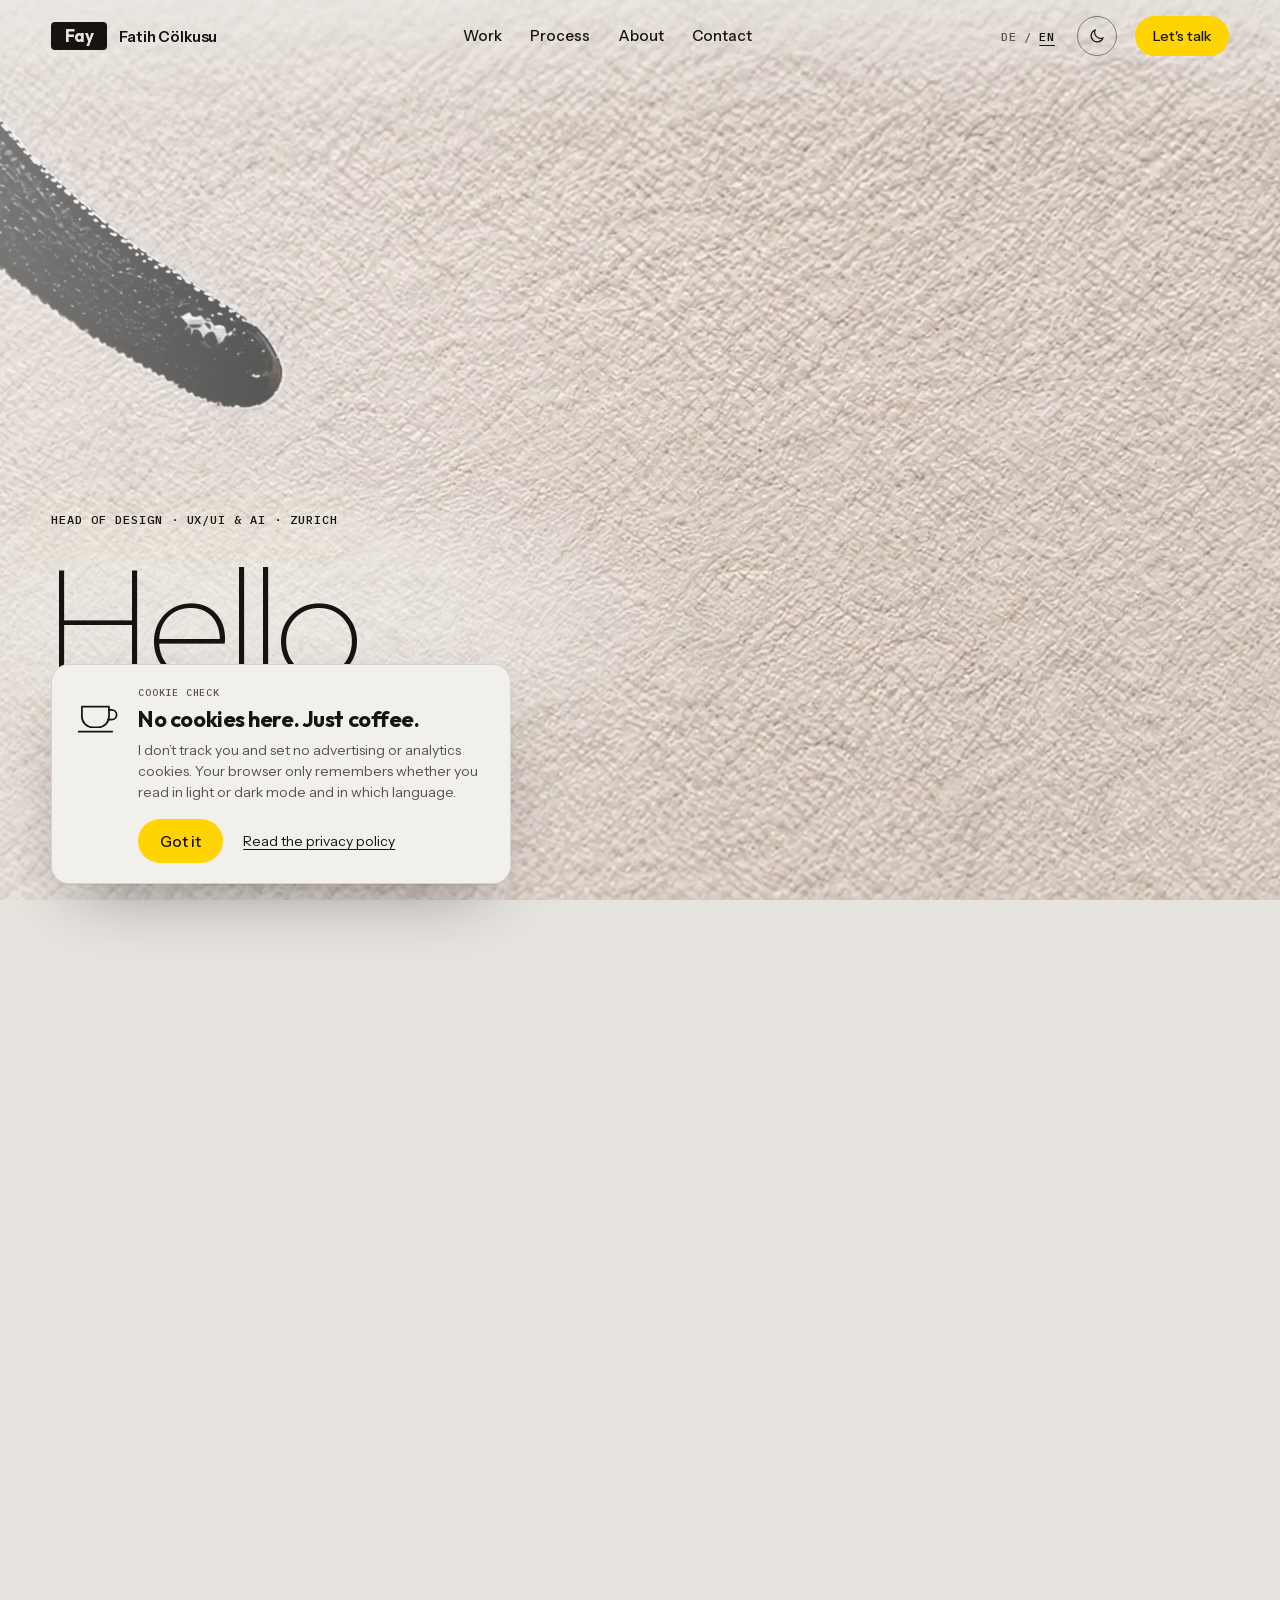
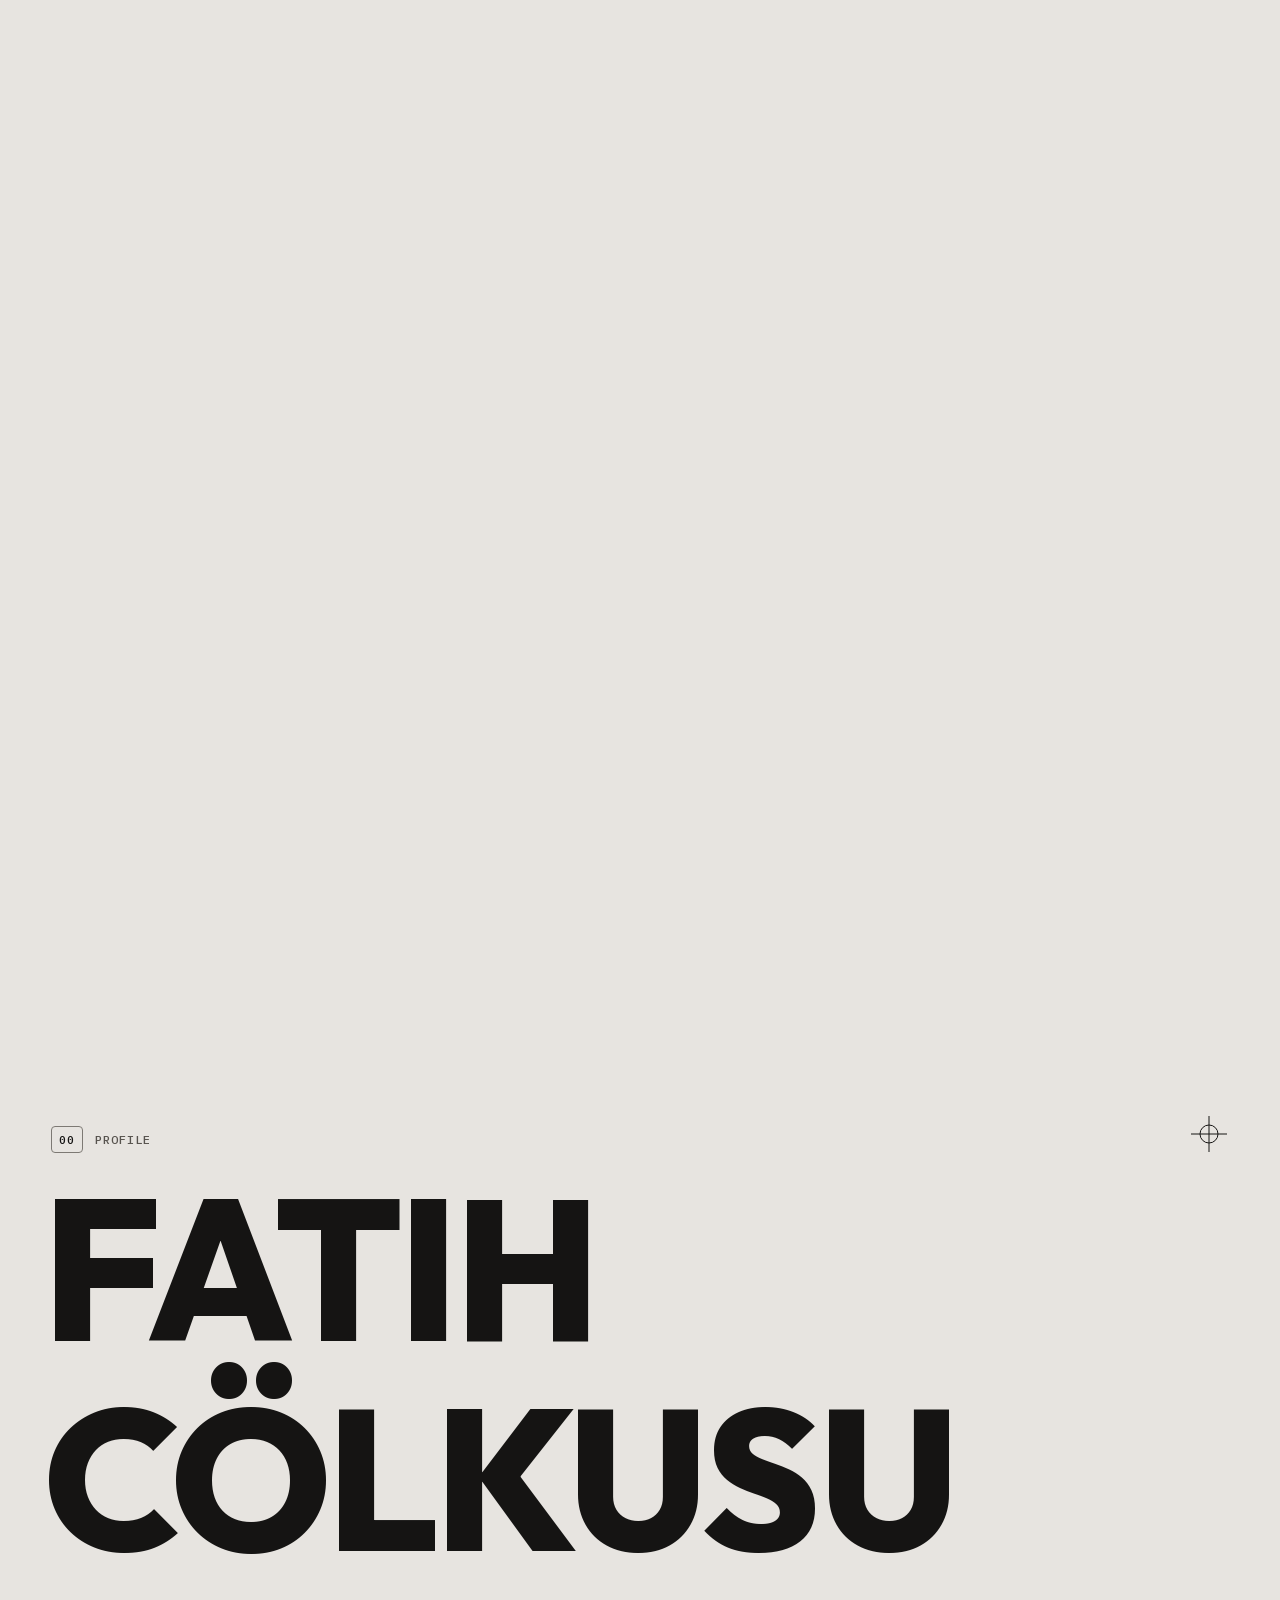
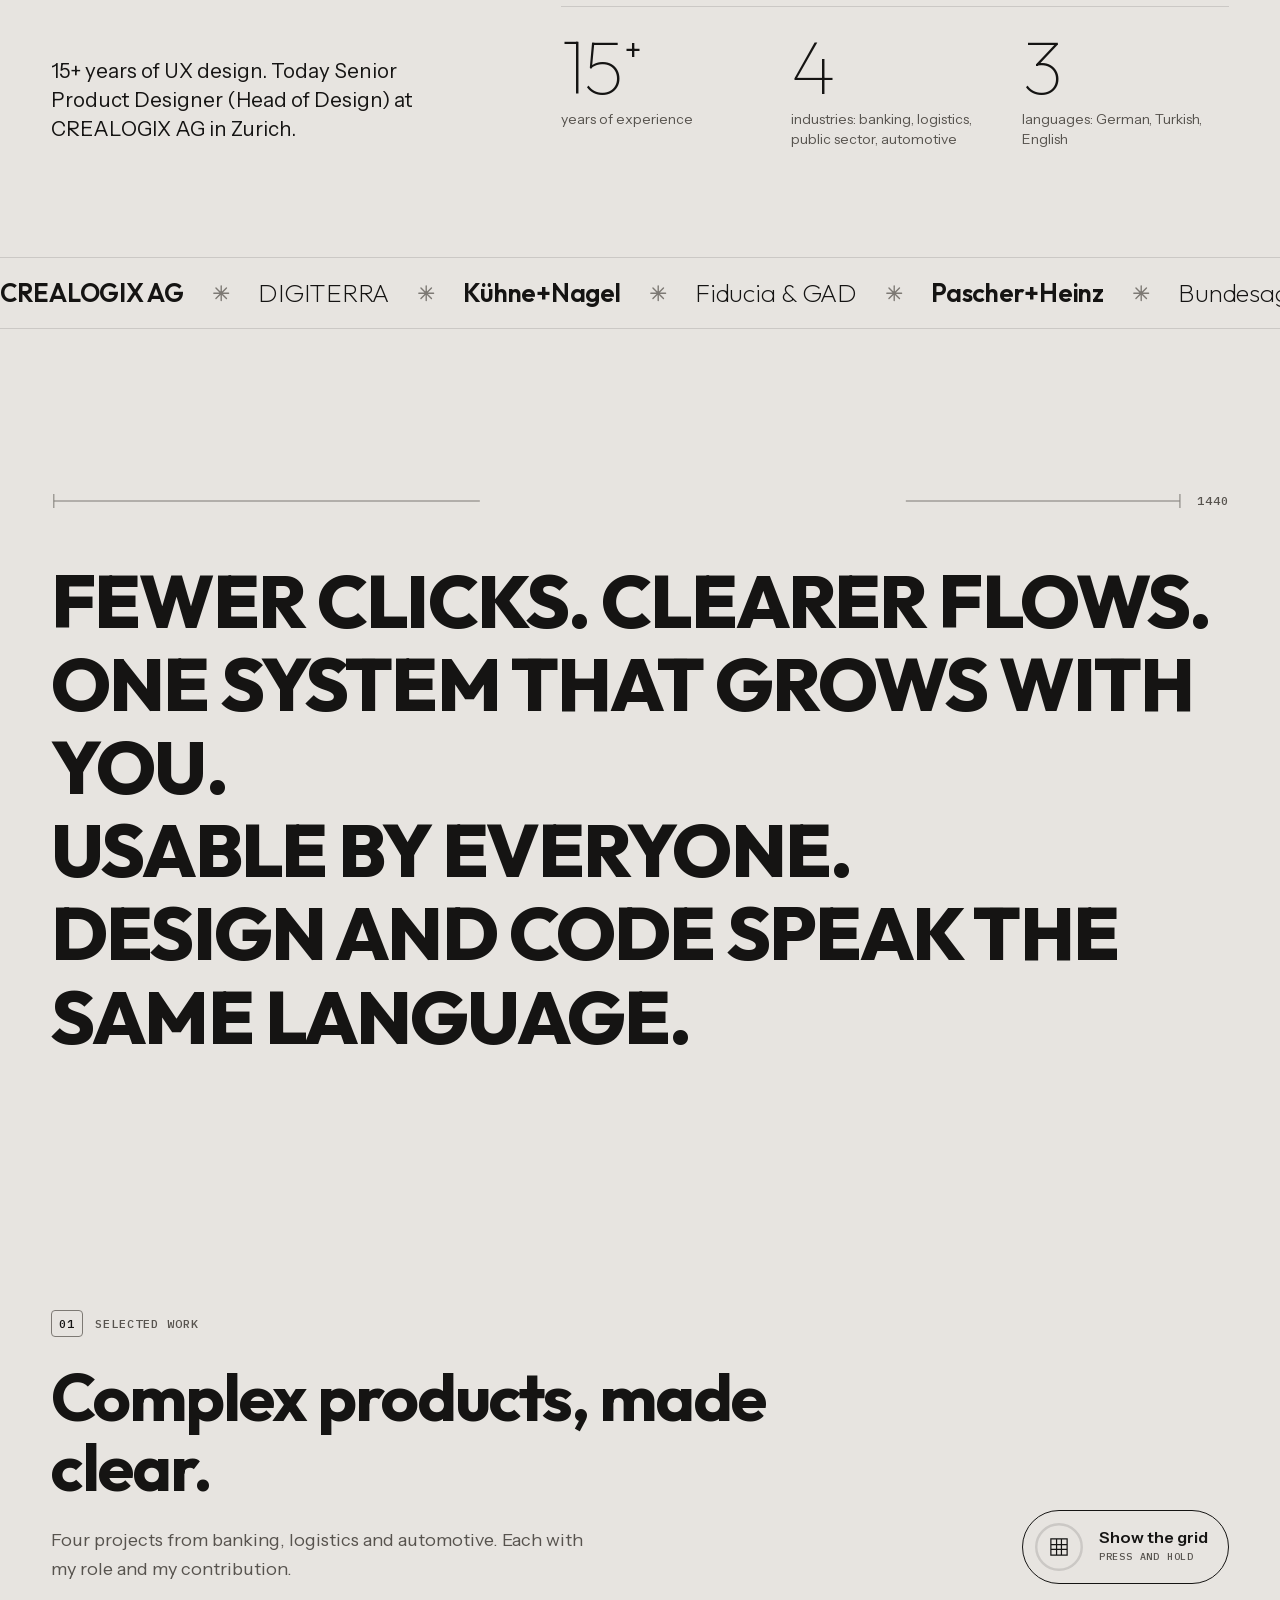
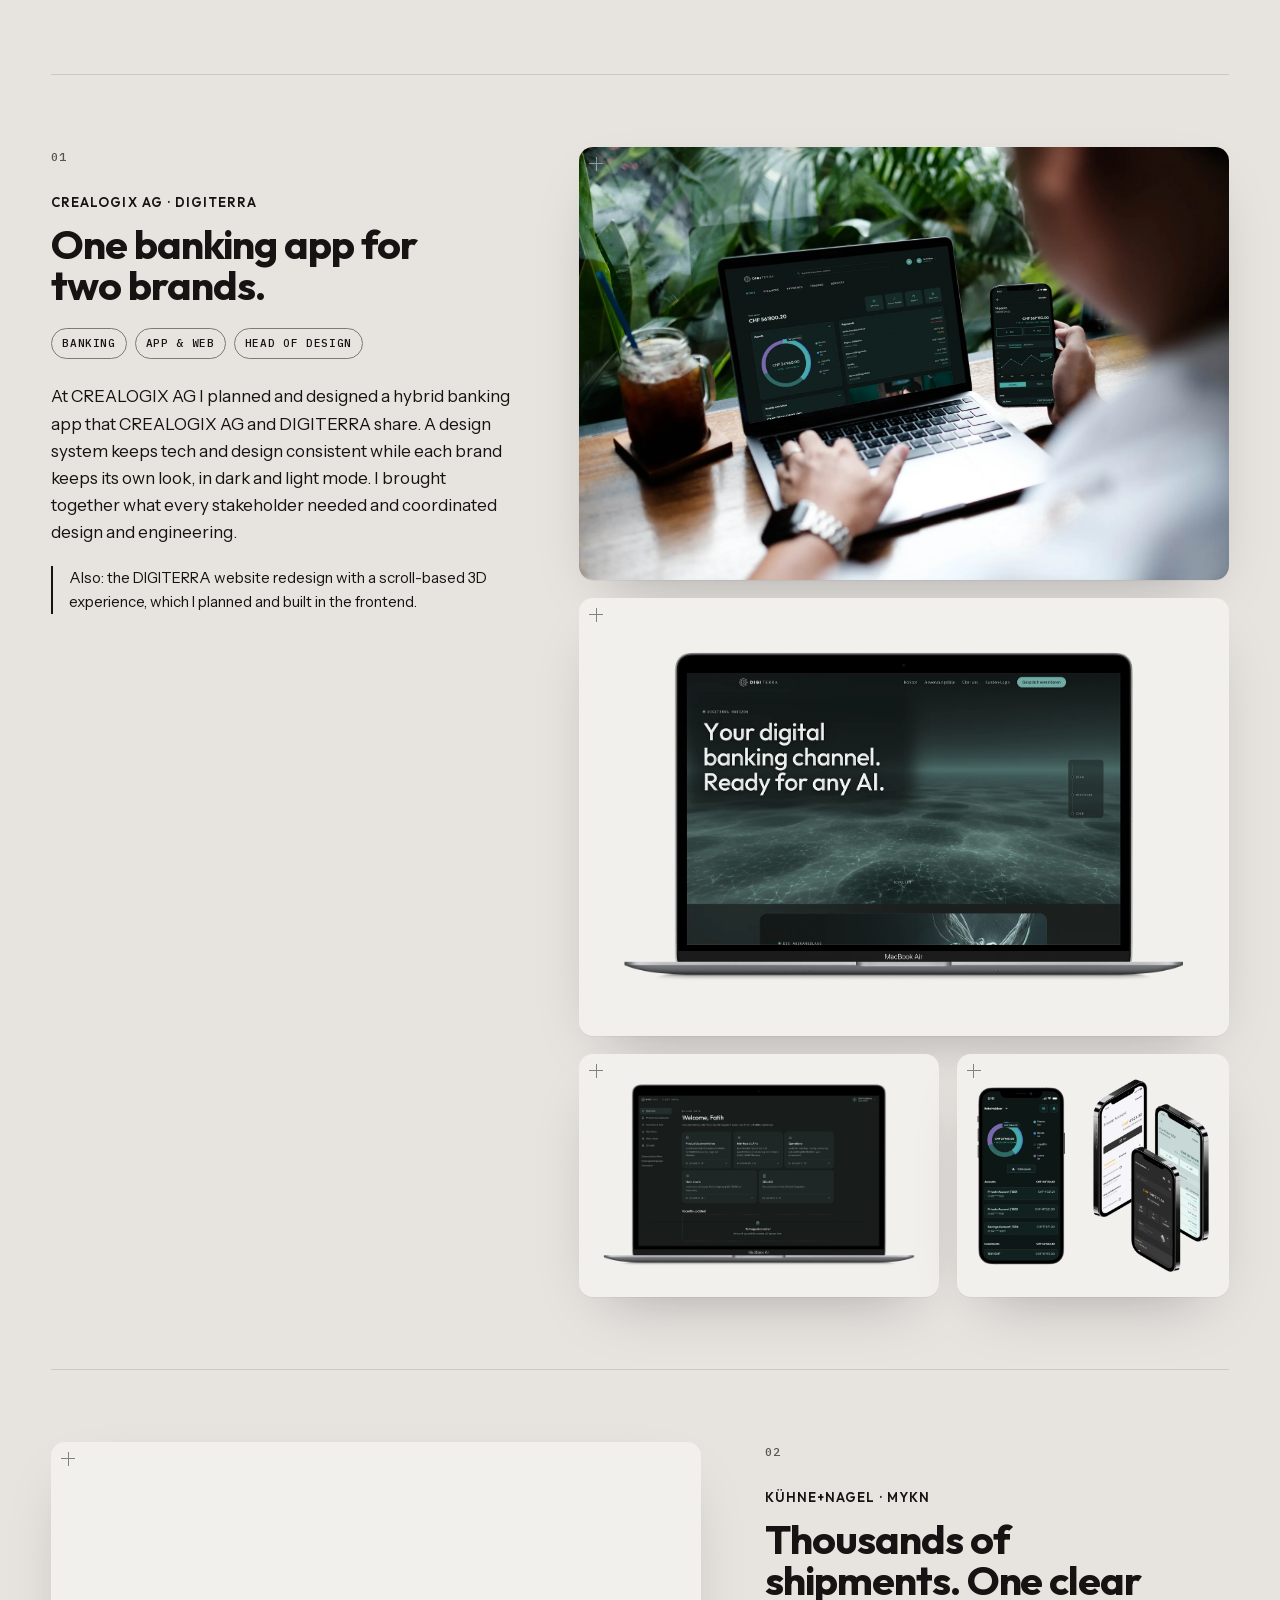
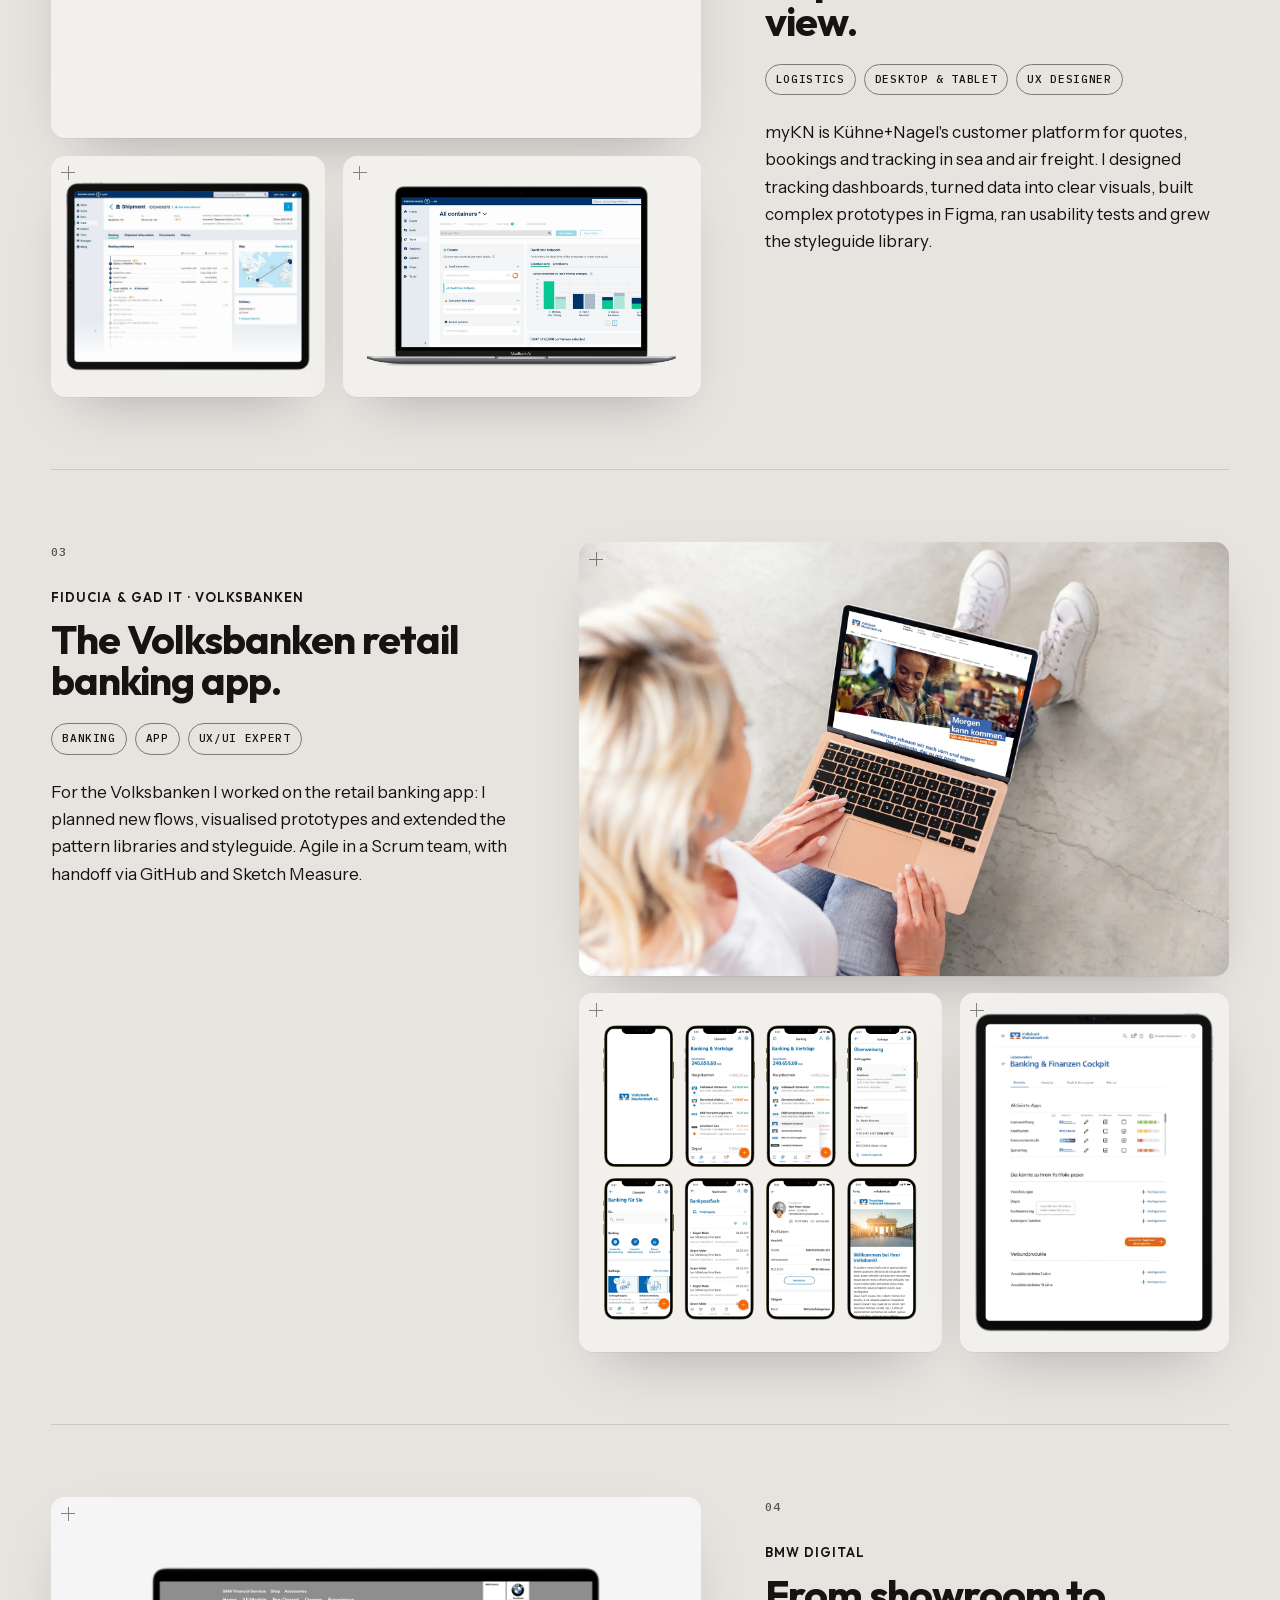
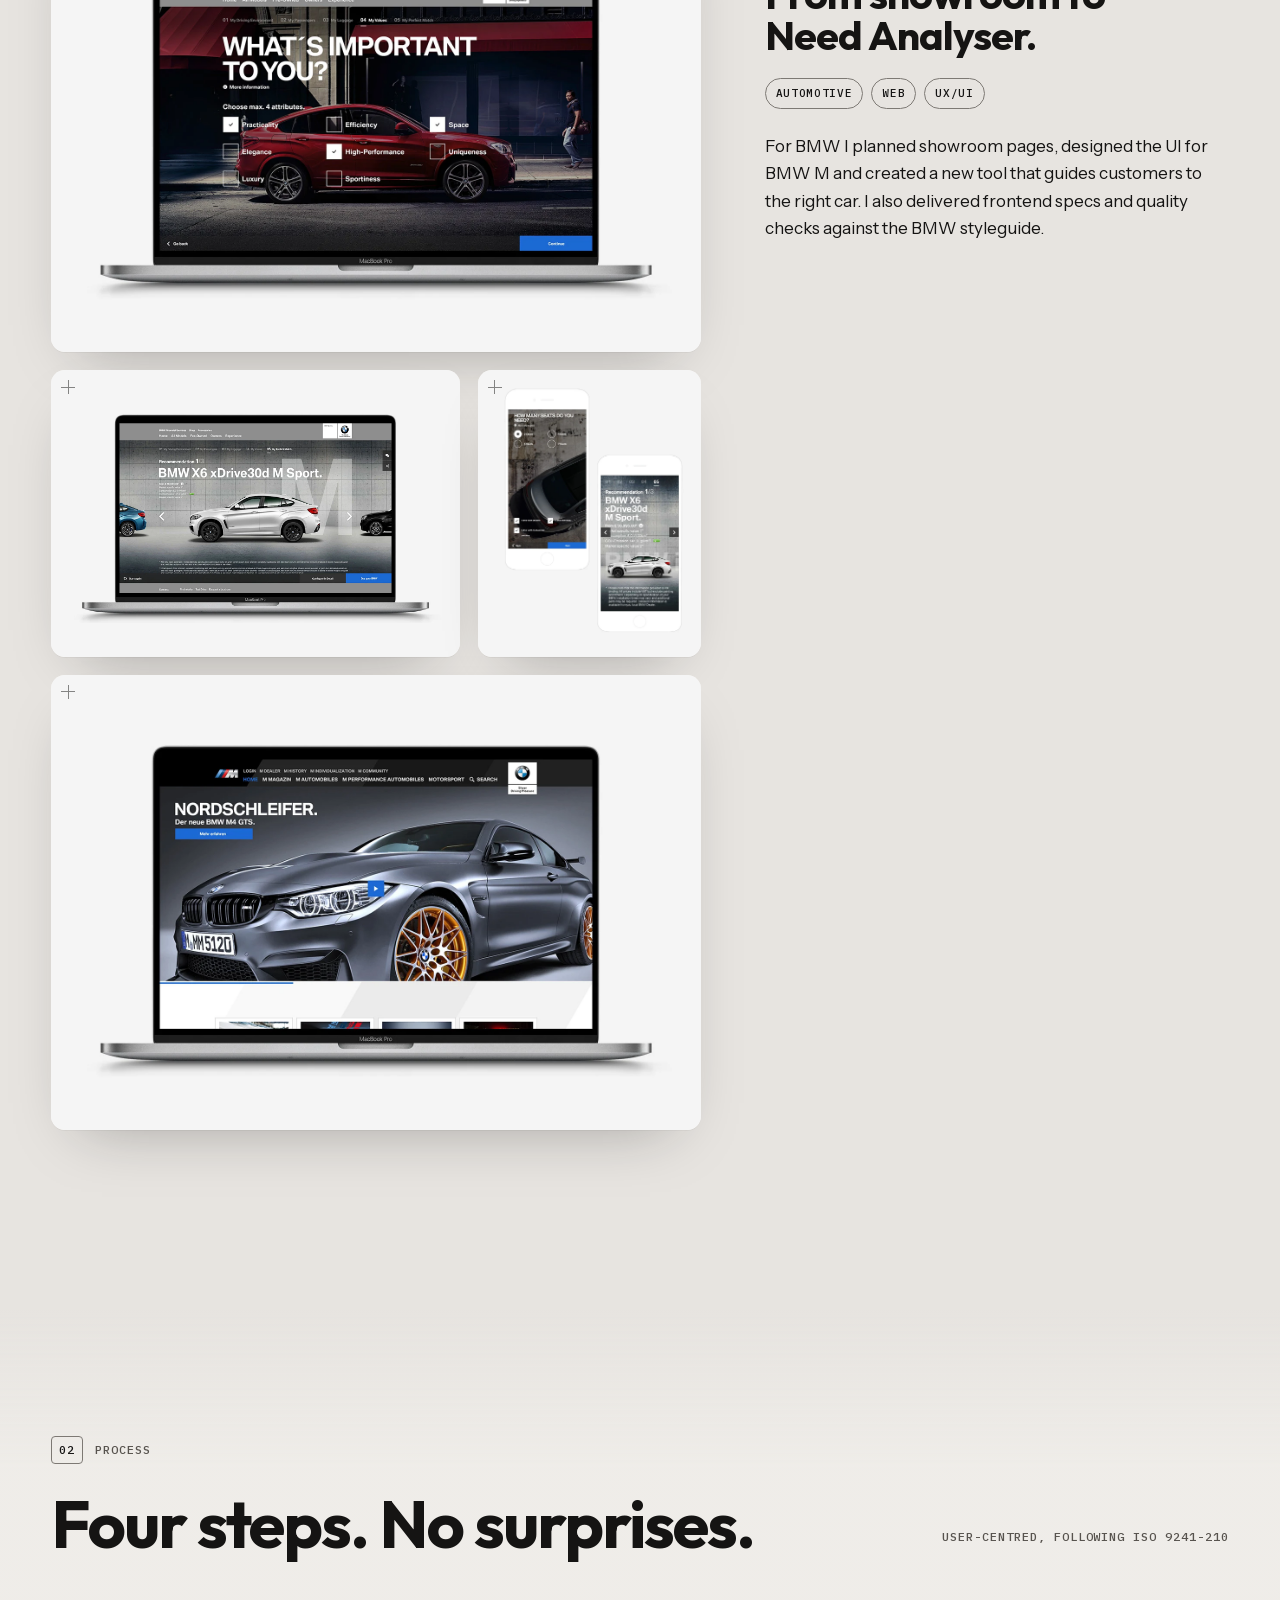
<file: index.html>
<!doctype html>
<html lang="de" data-hero="strich" data-bytes="9828974" data-bytes-m="4677609">
<head>
<meta charset="utf-8">
<meta name="viewport" content="width=device-width, initial-scale=1, viewport-fit=cover">
<title>Fatih Cölkusu · Head of Design, UX/UI &amp; Designsysteme, Zürich</title>
<meta name="description" content="Fatih Cölkusu, Senior Product Designer aus Zürich. Über 15 Jahre UX/UI, Designsysteme und Barrierefreiheit für Banking, Logistik und öffentlichen Sektor.">
<meta name="theme-color" content="#E7E4E0">
<meta property="og:type" content="website">
<meta property="og:title" content="Fay · Design, ich mache komplexe Produkte einfach.">
<meta property="og:description" content="Senior Product Designer aus Zürich. UX/UI, Designsysteme und saubere Übergaben an die Entwicklung.">
<meta property="og:image" content="https://www.faydesign.ch/assets/og-image.jpg">
<meta property="og:url" content="https://www.faydesign.ch/">
<link rel="canonical" href="https://www.faydesign.ch/">
<link rel="icon" href="favicon.ico" sizes="32x32">
<link rel="icon" href="favicon.svg" type="image/svg+xml">
<link rel="apple-touch-icon" href="apple-touch-icon.png">
<link rel="manifest" href="site.webmanifest">
<!-- fonts are self-hosted: no request to Google or any other third party -->
<link rel="preload" href="assets/fonts/outfit-var-latin.woff2" as="font" type="font/woff2" crossorigin>
<link rel="preload" href="assets/fonts/instrument-sans-var-latin.woff2" as="font" type="font/woff2" crossorigin>
<link rel="stylesheet" href="assets/css/fonts.css?v=20261123h">
<script>(function(){var d=document.documentElement,t=null;d.classList.add('js');try{t=localStorage.getItem('theme')}catch(e){}if(t!=='dark'&&t!=='light'){t=window.matchMedia&&matchMedia('(prefers-color-scheme: dark)').matches?'dark':'light'}d.setAttribute('data-theme',t)})()</script>
<link rel="stylesheet" href="assets/css/site.css?v=20261123h">
</head>
<body>
<a class="skip" href="#main" data-i18n="skip">Zum Inhalt springen</a>

<!-- the one environment: canvas, grid, drifting light, grain -->
<div class="env" aria-hidden="true">
  <div class="env-light"></div>
  <div class="env-grid"></div>
  <div class="env-grain"></div>
</div>

<header class="nav" id="nav">
  <a class="brand" href="#top" aria-label="Fatih Cölkusu, zum Anfang">
    <svg class="brand-mark" viewBox="0 0 56 28" aria-hidden="true"><rect width="56" height="28" rx="4"/><text x="28" y="20" text-anchor="middle">Fay</text></svg>
    <span class="brand-name">Fatih Cölkusu</span>
  </a>
  <nav class="nav-links" aria-label="Hauptnavigation" data-i18n-attr="aria-label:navLabel">
    <a href="#work" data-i18n="navWork">Arbeiten</a>
    <a href="#process" data-i18n="navProcess">Arbeitsweise</a>
    <a href="#about" data-i18n="navAbout">Über mich</a>
    <a href="#contact" data-i18n="navContact">Kontakt</a>
  </nav>
  <div class="nav-right">
    <div class="lang" role="group" aria-label="Sprache" data-i18n-attr="aria-label:langLabel">
      <button type="button" class="lang-btn" data-lang="de" aria-pressed="true">DE</button>
      <span aria-hidden="true">/</span>
      <button type="button" class="lang-btn" data-lang="en" aria-pressed="false">EN</button>
    </div>
    <button type="button" class="theme-btn" aria-pressed="false" aria-label="Dunkelmodus einschalten"><svg class="i-moon" viewBox="0 0 24 24" aria-hidden="true"><path d="M20 14.6A8.2 8.2 0 0 1 9.4 4a8.2 8.2 0 1 0 10.6 10.6z"/></svg><svg class="i-sun" viewBox="0 0 24 24" aria-hidden="true"><circle cx="12" cy="12" r="4.2"/><path d="M12 2.5v2.2M12 19.3v2.2M2.5 12h2.2M19.3 12h2.2M5.3 5.3l1.6 1.6M17.1 17.1l1.6 1.6M5.3 18.7l1.6-1.6M17.1 6.9l1.6-1.6"/></svg></button>
    <a class="btn btn-accent nav-cta" href="#contact" data-i18n="ctaTalk">Gespräch anfragen</a>
    <button type="button" class="menu-btn" aria-expanded="false" aria-controls="menu" aria-label="Menü öffnen" data-i18n-attr="aria-label:menuOpen"><span></span><span></span></button>
  </div>
</header>

<div class="menu" id="menu" hidden>
  <nav aria-label="Mobile Navigation">
    <a href="#work" data-i18n="navWork">Arbeiten</a>
    <a href="#process" data-i18n="navProcess">Arbeitsweise</a>
    <a href="#about" data-i18n="navAbout">Über mich</a>
    <a href="#contact" data-i18n="navContact">Kontakt</a>
  </nav>
</div>

<main id="main" tabindex="-1">

<!-- ============ HERO: the scroll journey ============ -->
<section class="hero" id="top" aria-label="Einleitung" data-i18n-attr="aria-label:heroLabel">
  <div class="stage" id="stage">
    <div class="poster" aria-hidden="true"></div>
    <video id="hero-video" muted playsinline preload="none" aria-hidden="true" tabindex="-1"></video>
    <div class="scrim-base" aria-hidden="true"></div>
    <div class="stage-fade" aria-hidden="true"></div>

    <div class="band b1" data-a="0" data-b="0.16" data-fx="focus">
      <p class="kicker mono" data-i18n="h1k">Head of Design · UX/UI &amp; KI · Zürich</p>
      <p class="hl hl-hello" data-split="focus" data-i18n="h1t">Hoi.</p>
      <p class="sub" data-split="rise" data-i18n="h1s">Ich bin Fay. Ich mache komplexe Produkte einfach.</p>
    </div>

    <div class="band b2" data-a="0.20" data-b="0.37" data-fx="drift">
      <p class="hl hl-caps" data-split="drift" data-i18n="t2t">Jede Idee beginnt mit einem Strich.</p>
      <p class="triplet" data-split="layers-lines" data-i18n="t2s">Skizze. Struktur. System.</p>
    </div>

    <div class="band b3" data-a="0.41" data-b="0.57" data-fx="scatter">
      <p class="hl hl-wide" data-split="scatter" data-i18n="t3t">Ich gebe ihr Form, bis alles klar ist.</p>
    </div>

    <div class="band b4" data-a="0.61" data-b="0.77" data-fx="punch">
      <p class="hl hl-caps hl-stack" data-split="punch" data-i18n="h4t">Banking. Logistik. Automotive. Öffentlicher Sektor.</p>
      <p class="sub sub-small" data-split="rise" data-i18n="h4s">Für CREALOGIX&nbsp;AG &amp; DIGITERRA, Kühne+Nagel, BMW&nbsp;Digital, Mercedes-Benz und die Fiducia&nbsp;&amp;&nbsp;GAD.</p>
    </div>

    <div class="band b5" data-a="0.82" data-b="1" data-fx="settle" data-ramp="0.06">
      <p class="hl hl-settle" data-split="settle" data-i18n="h5t">Vom ersten Strich bis in den Code.</p>
      <p class="sub settle-sub" data-i18n="h5s">Ich gestalte Designsysteme und Interfaces.</p>
      <div class="cta-row settle-cta">
        <a class="btn btn-ghost" href="#work" data-i18n="ctaWork">Arbeiten ansehen</a>
        <a class="btn btn-accent" href="#contact" data-i18n="ctaTalk">Gespräch anfragen</a>
      </div>
    </div>


    <div class="hud chip mono" aria-hidden="true">
      <span class="hud-label" data-i18n="hudDepth">Tiefe</span>
      <span class="hud-num" id="hud-num">01</span><span class="hud-of">/ 05</span>
      <span class="hud-ticks"><i></i><i></i><i></i><i></i><i></i></span>
    </div>

    <div class="loader" aria-hidden="true">
      <svg class="ring" viewBox="0 0 48 48"><circle cx="24" cy="24" r="20" class="ring-track"/><circle cx="24" cy="24" r="20" class="ring-fill"/></svg>
      <span class="loader-label mono" data-i18n="scroll">Scrollen</span>
    </div>
  </div>

  <!-- static hero: landscape phones, reduced motion -->
  <div class="hero-static">
    <div class="hs-inner">
      <p class="kicker mono" data-i18n="h1k">Head of Design · UX/UI &amp; KI · Zürich</p>
      <p class="hs-title"><span class="hs-hello" data-i18n="hsHello">Hoi.</span> <span data-i18n="hsName">Ich bin Fay.</span></p>
      <p class="sub" data-i18n="hsSub">Ich mache komplexe Produkte einfach. Und baubar.</p>
      <div class="cta-row">
        <a class="btn btn-ghost" href="#work" data-i18n="ctaWork">Arbeiten ansehen</a>
        <a class="btn btn-accent" href="#contact" data-i18n="ctaTalk">Gespräch anfragen</a>
      </div>
    </div>
  </div>
</section>

<!-- ============ S1 INTRO ============ -->
<section class="intro" id="intro" aria-labelledby="intro-name">
  <div class="wrap intro-wrap">
    <p class="label mono reveal"><span class="label-idx">00</span><span data-i18n="introLabel">Profil</span></p>
    <h1 class="name" id="intro-name"><span class="name-line">FATIH</span><span class="name-line">CÖLKUSU</span></h1>
    <div class="intro-row">
      <p class="intro-lede reveal" data-i18n="introLede">15+ Jahre UX Design. Heute Senior Product Designer (Head of Design) bei der CREALOGIX&nbsp;AG in Zürich.</p>
      <dl class="stats">
        <div class="stat reveal"><dt><span class="count" data-to="15">15</span><span class="stat-plus">+</span></dt><dd data-i18n="stat1">Jahre Erfahrung</dd></div>
        <div class="stat reveal"><dt><span class="count" data-to="4">4</span></dt><dd data-i18n="stat2">Branchen: Banking, Logistik, öffentlicher Sektor, Automotive</dd></div>
        <div class="stat reveal"><dt><span class="count" data-to="3">3</span></dt><dd data-i18n="stat3">Sprachen: Deutsch, Türkisch, Englisch</dd></div>
      </dl>
    </div>
    <svg class="reg reg-spin intro-reg" viewBox="0 0 40 40" aria-hidden="true"><circle cx="20" cy="20" r="9"/><path d="M20 2v36M2 20h36"/></svg>
  </div>
</section>

<!-- ============ S2 MARQUEE ============ -->
<div class="marquee" aria-label="Marken und Kunden" data-i18n-attr="aria-label:marqueeLabel">
  <div class="marquee-track" aria-hidden="true"></div>
  <p class="sr" data-i18n="marqueeSr">CREALOGIX AG, DIGITERRA, Kühne+Nagel, Fiducia &amp; GAD, Pascher+Heinz, Bundesagentur für Arbeit, Capgemini, BMW, Mercedes-Benz, antoni, Weleda</p>
</div>

<!-- ============ S3 STATEMENT ============ -->
<section class="statement" id="statement" aria-label="Haltung" data-i18n-attr="aria-label:statementLabel">
  <div class="wrap">
    <div class="dim reveal" aria-hidden="true"><svg viewBox="0 0 400 20" preserveAspectRatio="none"><path class="dim-line" d="M1 10H399M1 3v14M399 3v14"/></svg><span class="mono">1440</span></div>
    <p class="statement-text" data-i18n="statement" data-words>WENIGER KLICKS. KLARERE ABLÄUFE.<br>EIN SYSTEM, DAS MITWÄCHST.<br>FÜR ALLE NUTZBAR.<br>DESIGN UND CODE SPRECHEN DIESELBE SPRACHE.</p>
  </div>
</section>

<!-- ============ S4 WORK ============ -->
<section class="work" id="work" aria-labelledby="work-title">
  <div class="wrap">
    <header class="work-head">
      <div>
        <p class="label mono reveal"><span class="label-idx">01</span><span data-i18n="workLabel">Ausgewählte Arbeiten</span></p>
        <h2 class="h2 reveal-lines" id="work-title" data-i18n="workTitle">Komplexe Produkte, klar gemacht.</h2>
        <p class="work-intro reveal" data-i18n="workIntro">Vier Projekte aus Banking, Logistik und Automotive. Jeweils mit meiner Rolle und meinem Beitrag.</p>
      </div>
      <button type="button" class="hold" id="hold" aria-pressed="false">
        <svg class="hold-ring" viewBox="0 0 64 64" aria-hidden="true"><circle cx="32" cy="32" r="28" class="hold-track"/><circle cx="32" cy="32" r="28" class="hold-fill"/><path class="hold-icon" d="M22 22h20v20H22zM29 22v20M35 22v20M22 29h20M22 35h20"/></svg>
        <span class="hold-text"><span class="hold-title" data-i18n="holdTitle">Raster zeigen</span><span class="hold-hint mono" data-i18n="holdHint">Gedrückt halten</span></span>
      </button>
    </header>

    <!-- 01 DIGITERRA -->
    <article class="project p-dt" id="p-digiterra">
      <div class="p-meta">
        <p class="p-num mono">01</p>
        <p class="p-client">CREALOGIX AG · DIGITERRA</p>
        <h3 class="p-title" data-i18n="p1Title">Eine Banking-App für zwei Marken.</h3>
        <ul class="tags mono"><li>Banking</li><li data-i18n="tagAppWeb">App &amp; Web</li><li>Head of Design</li></ul>
        <p class="p-text" data-i18n="p1Text">Bei der CREALOGIX&nbsp;AG habe ich eine hybride Banking-App konzipiert und gestaltet, die von der CREALOGIX&nbsp;AG und DIGITERRA gemeinsam genutzt wird. Ein Designsystem hält Technik und Gestaltung konsistent und lässt jeder Marke trotzdem ihren eigenen Auftritt, mit Dark und Light Mode. Ich habe die Anforderungen aller Beteiligten zusammengeführt und die Zusammenarbeit von Design und Entwicklung koordiniert.</p>
        <p class="p-extra" data-i18n="p1Extra">Außerdem: das Redesign der DIGITERRA-Website mit scrollbasiertem 3D-Erlebnis, von mir konzipiert und im Frontend umgesetzt.</p>
      </div>
      <div class="p-media">
        <figure class="m m-wide m-photo" data-gl="Hero / Banking">
          <img src="assets/work/dt-hero.webp" width="2000" height="1334" alt="DIGITERRA Banking auf MacBook und Smartphone: Vermögensübersicht und Wertschriftendetail im Dark Mode" data-i18n-attr="alt:altDtHero" loading="lazy" decoding="async">
        </figure>
        <figure class="m m-wide m-device" data-gl="Web / Horizon">
          <img src="assets/work/dt-web.webp" width="1527" height="906" alt="DIGITERRA Website mit dem Horizon-Hero „Your digital banking channel. Ready for any AI.“ auf dem MacBook" data-i18n-attr="alt:altDtWeb" loading="lazy" decoding="async">
        </figure>
        <div class="m-row m-row-2">
          <figure class="m m-device" data-gl="Desktop / Client Portal"><img src="assets/work/dt-portal.webp" width="1527" height="908" alt="DIGITERRA Client Portal mit Dokumentation, Schnittstellen und Betrieb auf dem MacBook" data-i18n-attr="alt:altDtPortal" loading="lazy" decoding="async"></figure>
          <figure class="m m-device" data-gl="App / Hybrid"><img src="assets/work/dt-hybrid.webp" width="764" height="640" alt="Hybride DIGITERRA Banking-App auf vier Smartphones: Vermögensübersicht mit Konten, Privatkonto und Portfolio in Dark und Light Mode" data-i18n-attr="alt:altDtHybrid" loading="lazy" decoding="async"></figure>
        </div>
      </div>
    </article>

    <!-- 02 Kühne+Nagel -->
    <article class="project p-kn flip" id="p-kn">
      <div class="p-meta">
        <p class="p-num mono">02</p>
        <p class="p-client">Kühne+Nagel · myKN</p>
        <h3 class="p-title" data-i18n="p2Title">Tausende Sendungen. Ein klarer Blick.</h3>
        <ul class="tags mono"><li data-i18n="tagLogistics">Logistik</li><li data-i18n="tagDeskTab">Desktop &amp; Tablet</li><li>UX Designer</li></ul>
        <p class="p-text" data-i18n="p2Text">myKN ist die Kundenplattform von Kühne+Nagel für Angebote, Buchungen und Sendungsverfolgung in See- und Luftfracht. Ich habe Tracking-Dashboards gestaltet, Daten visuell aufbereitet, komplexe Prototypen in Figma gebaut, Usability Tests durchgeführt und die Styleguide-Library weiterentwickelt.</p>
      </div>
      <div class="p-media">
        <figure class="m m-wide m-photo" data-gl="Hero / myKN">
          <img src="assets/work/kn-hero.webp" width="1600" height="730" alt="myKN Container-Übersicht auf einem Convertible-Laptop am Arbeitsplatz" data-i18n-attr="alt:altKnHero" loading="lazy" decoding="async">
        </figure>
        <div class="m-row m-row-2">
          <figure class="m m-device" data-gl="Tablet / Shipment"><img src="assets/work/kn-ipad.webp" width="1200" height="928" alt="myKN Sendungsdetail mit Routing-Meilensteinen und Karte auf dem iPad" data-i18n-attr="alt:altKnShip" loading="lazy" decoding="async"></figure>
          <figure class="m m-device" data-gl="Desktop / Containers"><img src="assets/work/kn-track.webp" width="1200" height="712" alt="myKN Container-Übersicht mit Dwell-Time-Hotspots auf dem MacBook" data-i18n-attr="alt:altKnTrack" loading="lazy" decoding="async"></figure>
        </div>
      </div>
    </article>

    <!-- 03 Volksbanken -->
    <article class="project p-vb" id="p-vb">
      <div class="p-meta">
        <p class="p-num mono">03</p>
        <p class="p-client">Fiducia &amp; GAD IT · Volksbanken</p>
        <h3 class="p-title" data-i18n="p3Title">Die Privatkunden-App der Volksbanken.</h3>
        <ul class="tags mono"><li>Banking</li><li>App</li><li data-i18n="tagUxExpert">UX/UI Experte</li></ul>
        <p class="p-text" data-i18n="p3Text">Für die Volksbanken habe ich an der Privatkunden-App gearbeitet: neue Abläufe konzipiert, Prototypen visualisiert und Pattern-Bibliotheken und Styleguide erweitert. Agil im Scrum-Team, Übergabe über GitHub und Sketch Measure.</p>
      </div>
      <div class="p-media">
        <figure class="m m-wide m-photo" data-gl="Hero / Website">
          <img src="assets/work/vb-hero.webp" width="2000" height="1334" alt="Volksbank Website mit dem Claim „Morgen kann kommen.“ auf einem MacBook" data-i18n-attr="alt:altVbHero" loading="lazy" decoding="async">
        </figure>
        <div class="m-row m-row-2">
          <figure class="m m-device" data-gl="App / Screens"><img src="assets/work/vb-app.webp" width="1014" height="954" alt="Acht Screens der Volksbank App: Startbildschirm, Banking &amp; Verträge, Kontoauswahl, Überweisung, Aufträge, Bankpostfach, Profildaten und Website" data-i18n-attr="alt:altVbApp" loading="lazy" decoding="async"></figure>
          <figure class="m m-device" data-gl="Tablet / Cockpit"><img src="assets/work/vb-cockpit.webp" width="1115" height="1477" alt="Banking &amp; Finanzen Cockpit auf dem iPad: aktivierte Apps mit Anbietern, Kundengruppen und Performance" data-i18n-attr="alt:altVbCockpit" loading="lazy" decoding="async"></figure>
        </div>
      </div>
    </article>

    <!-- 04 BMW -->
    <article class="project p-bmw flip" id="p-bmw">
      <div class="p-meta">
        <p class="p-num mono">04</p>
        <p class="p-client">BMW Digital</p>
        <h3 class="p-title" data-i18n="p4Title">Vom Showroom bis zum Need Analyser.</h3>
        <ul class="tags mono"><li>Automotive</li><li>Web</li><li>UX/UI</li></ul>
        <p class="p-text" data-i18n="p4Text">Für BMW habe ich Showroom-Seiten konzipiert, das UI für BMW M gestaltet und eine neue Anwendung entworfen, die Kunden zum passenden Fahrzeug führt. Dazu kamen Bemaßungen für das Frontend und die Qualitätssicherung nach BMW Styleguide.</p>
      </div>
      <div class="p-media">
        <figure class="m m-wide" data-gl="Step / My Values">
          <img src="assets/work/bmw-hero.webp" width="1500" height="1052" alt="BMW Need Analyser: Schritt „What’s important to you?“ mit Auswahl von Eigenschaften auf dem MacBook" data-i18n-attr="alt:altBmwHero" loading="lazy" decoding="async">
        </figure>
        <div class="m-row m-row-2">
          <figure class="m" data-gl="Result / Match"><img src="assets/work/bmw-x6.webp" width="1500" height="1052" alt="BMW Need Analyser: Fahrzeugempfehlung BMW X6 auf dem MacBook" data-i18n-attr="alt:altBmwX6" loading="lazy" decoding="async"></figure>
          <figure class="m" data-gl="Mobile / Wizard"><img src="assets/work/bmw-mobile.webp" width="928" height="1194" alt="BMW Need Analyser auf zwei Smartphones: Sitzplatzauswahl und Empfehlung" data-i18n-attr="alt:altBmwMob" loading="lazy" decoding="async"></figure>
        </div>
        <figure class="m m-wide" data-gl="UI / BMW M">
          <img src="assets/work/bmw-m.webp" width="1500" height="1052" alt="BMW M Website mit dem M4 GTS auf dem MacBook" data-i18n-attr="alt:altBmwM" loading="lazy" decoding="async">
        </figure>
      </div>
    </article>

  </div>
</section>

<!-- ============ S5 PROCESS ============ -->
<section class="process" id="process" aria-labelledby="process-title">
  <div class="wrap">
    <p class="label mono reveal"><span class="label-idx">02</span><span data-i18n="processLabel">Arbeitsweise</span></p>
    <div class="process-head">
      <h2 class="h2 reveal-lines" id="process-title" data-i18n="processTitle">Vier Schritte. Keine Überraschungen.</h2>
      <p class="process-iso mono reveal" data-i18n="processIso">Nutzerzentriert nach ISO 9241-210</p>
    </div>
    <div class="flow" aria-hidden="true"><svg viewBox="0 0 1000 20" preserveAspectRatio="none"><path class="flow-line" d="M0 10H1000"/><path class="flow-dash" d="M0 10H1000"/></svg></div>
    <ol class="steps">
      <li class="step reveal">
        <svg class="step-art draw" viewBox="0 0 120 120" aria-hidden="true"><circle cx="52" cy="52" r="30"/><path d="M74 74l26 26"/><path d="M40 52h24M52 40v24"/></svg>
        <p class="step-num mono">01</p>
        <h3 class="step-title" data-i18n="s1Title">Verstehen</h3>
        <p class="step-text" data-i18n="s1Text">Ich frage nach Zielen, Nutzern und Grenzen, bevor ich zeichne.</p>
      </li>
      <li class="step reveal">
        <svg class="step-art draw" viewBox="0 0 120 120" aria-hidden="true"><rect x="10" y="14" width="30" height="20" rx="3"/><rect x="80" y="14" width="30" height="20" rx="3"/><rect x="45" y="86" width="30" height="20" rx="3"/><path d="M40 24h40M25 34v26h70V34M60 60v26"/></svg>
        <p class="step-num mono">02</p>
        <h3 class="step-title" data-i18n="s2Title">Strukturieren</h3>
        <p class="step-text" data-i18n="s2Text">User Flows, Informationsarchitektur und Wireframes. Hier wird es einfach.</p>
      </li>
      <li class="step reveal">
        <svg class="step-art draw" viewBox="0 0 120 120" aria-hidden="true"><rect x="34" y="8" width="52" height="104" rx="9"/><path d="M50 16h20"/><rect x="42" y="28" width="36" height="22" rx="3"/><path d="M42 60h36M42 70h26M42 80h30"/><rect x="42" y="92" width="36" height="10" rx="5"/></svg>
        <p class="step-num mono">03</p>
        <h3 class="step-title" data-i18n="s3Title">Gestalten</h3>
        <p class="step-text" data-i18n="s3Text">UI und klickbare Prototypen in Figma, getestet mit echten Nutzern und barrierefrei nach WCAG 2.1 AA.</p>
      </li>
      <li class="step reveal">
        <svg class="step-art draw" viewBox="0 0 120 120" aria-hidden="true"><path d="M34 30L10 60l24 30M86 30l24 30-24 30"/><rect x="44" y="44" width="32" height="32" rx="4"/><path d="M44 56h32M56 44v32"/></svg>
        <p class="step-num mono">04</p>
        <h3 class="step-title" data-i18n="s4Title">Übergeben</h3>
        <p class="step-text" data-i18n="s4Text">Komponenten, Design Tokens und Specs, die die Entwicklung versteht. Frontends baue ich auch selbst.</p>
      </li>
    </ol>
  </div>
</section>

<!-- ============ S6 SERVICES ============ -->
<section class="services" id="services" aria-labelledby="services-title">
  <div class="wrap">
    <div class="services-head">
      <p class="label mono reveal"><span class="label-idx">03</span><span data-i18n="servicesLabel">Leistungen</span></p>
      <h2 class="h2 reveal-lines" id="services-title" data-i18n="servicesTitle">Was ich mitbringe.</h2>
    </div>
    <ul class="svc-list">
      <li class="svc reveal"><span class="svc-num mono">01</span><h3 class="svc-name">UX/UI Design</h3><p class="svc-text" data-i18n="sv1">Apps und Plattformen für Web, iOS und Android.</p></li>
      <li class="svc reveal"><span class="svc-num mono">02</span><h3 class="svc-name" data-i18n="sv2n">Designsysteme</h3><p class="svc-text" data-i18n="sv2">Komponenten, Tokens und Doku, die mit dem Produkt wachsen.</p></li>
      <li class="svc reveal"><span class="svc-num mono">03</span><h3 class="svc-name">Prototyping &amp; Usability Tests</h3><p class="svc-text" data-i18n="sv3">Klickbare Prototypen in Figma und Tests, die echte Antworten liefern.</p></li>
      <li class="svc reveal"><span class="svc-num mono">04</span><h3 class="svc-name" data-i18n="sv4n">Barrierefreiheit</h3><p class="svc-text" data-i18n="sv4">WCAG 2.1 AA, BITV 2.0 und WAI-ARIA, von Anfang an mitgedacht.</p></li>
      <li class="svc reveal"><span class="svc-num mono">05</span><h3 class="svc-name" data-i18n="sv5n">KI &amp; Frontend</h3><p class="svc-text" data-i18n="sv5">Frontends mit Cursor und Claude, Design Tokens und Komponenten-Bibliotheken.</p></li>
      <li class="svc reveal"><span class="svc-num mono">06</span><h3 class="svc-name">Art Direction</h3><p class="svc-text" data-i18n="sv6">Kampagnen und Content für Marken wie Mercedes-Benz und BMW.</p></li>
    </ul>
  </div>
</section>

<!-- ============ S7 QUOTES ============ -->
<section class="quotes" id="quotes" aria-labelledby="quotes-title">
  <div class="quotes-sticky">
    <div class="wrap quotes-inner">
      <p class="label mono"><span class="label-idx">04</span><span id="quotes-title" data-i18n="quotesLabel">Was die CREALOGIX AG sagt</span></p>
      <div class="q-mark" aria-hidden="true">“</div>
      <div class="q-stack">
        <blockquote class="q" data-q="0"><p data-i18n="q1">Sein Engagement übertrifft unsere Erwartungen.</p></blockquote>
        <blockquote class="q" data-q="1"><p data-i18n="q2">Er setzt erworbenes Wissen vorbildlich in die Praxis um und findet sich in neuen Aufgaben schnell zurecht.</p></blockquote>
        <blockquote class="q" data-q="2"><p data-i18n="q3">Mit seiner äusserst zuverlässigen und genauen Arbeitsweise sind wir vollumfänglich zufrieden.</p></blockquote>
      </div>
      <p class="q-src mono" data-i18n="qSrc">CREALOGIX AG, Zwischenzeugnis, September 2026</p>
      <div class="q-dots" aria-hidden="true"><i></i><i></i><i></i></div>
    </div>
  </div>
</section>

<!-- ============ S8 ABOUT ============ -->
<section class="about" id="about" aria-labelledby="about-title">
  <div class="wrap about-grid">
    <div class="about-text">
      <p class="label mono reveal"><span class="label-idx">05</span><span data-i18n="aboutLabel">Über mich</span></p>
      <h2 class="h2 reveal-lines" id="about-title" data-i18n="aboutTitle">Vom Art Director zum Head of Design.</h2>
      <p class="reveal" data-i18n="ab1">Ich bin UX/UI- und KI-Designer mit über 15 Jahren Erfahrung. Seit 2023 bin ich bei der CREALOGIX&nbsp;AG in Zürich, heute als Senior Product Designer und Head of Design. Zu meinen Projekten dort gehört die DIGITERRA-Plattform.</p>
      <p class="reveal" data-i18n="ab2">Angefangen habe ich als Art Director in Werbeagenturen, für Marken wie BMW und Mercedes-Benz. Seitdem gestalte ich digitale Produkte für Fintech, Logistik und öffentliche Institutionen, nutzerzentriert und barrierefrei.</p>
      <p class="reveal" data-i18n="ab3">Mein Schwerpunkt sind skalierbare Designsysteme. Frontends baue ich mit KI-Werkzeugen wie Cursor und Claude auch selbst. Ich weiß also, wie Designs gebaut werden, und gestalte Übergaben, mit denen Entwickler gern arbeiten.</p>
      <div class="kits">
        <div class="kit reveal"><p class="kit-h mono" data-i18n="kitTools">Werkzeuge</p><ul class="chips"><li>Figma</li><li>Sketch</li><li>Adobe CC</li><li>Cursor</li><li>Claude</li><li>ChatGPT</li><li>HTML/CSS</li><li>GitLab</li><li>Design Tokens</li></ul></div>
        <div class="kit reveal"><p class="kit-h mono" data-i18n="kitMethods">Methoden</p><ul class="chips"><li>Design Thinking</li><li>Service Design</li><li>User Research</li><li>Usability Testing</li><li>Journey Mapping</li><li>Design Sprints</li><li>Scrum</li></ul></div>
        <div class="kit reveal"><p class="kit-h mono" data-i18n="kitLang">Sprachen</p><p class="kit-p" data-i18n="kitLangText">Deutsch und Türkisch (Muttersprache), Englisch (verhandlungssicher)</p></div>
      </div>
    </div>
    <div class="timeline">
      <p class="kit-h mono reveal" data-i18n="tlTitle">Stationen</p>
      <ol class="tl">
        <li class="tl-item now reveal"><span class="tl-date mono" data-i18n="tl1d">2023 bis heute</span><span class="tl-org">CREALOGIX AG, Zürich</span><span class="tl-role">Senior Product Designer (Head of Design)</span></li>
        <li class="tl-item reveal"><span class="tl-date mono" data-i18n="tl2d">2021 bis 2023</span><span class="tl-org">Kühne+Nagel, Hamburg</span><span class="tl-role">User Experience Designer</span></li>
        <li class="tl-item reveal"><span class="tl-date mono" data-i18n="tl3d">2020 bis 2021</span><span class="tl-org" data-i18n="tl3o">Fiducia &amp; GAD IT, München</span><span class="tl-role" data-i18n="tl3r">UX/UI Experte</span></li>
        <li class="tl-item reveal"><span class="tl-date mono" data-i18n="tl4d">2018 bis 2019</span><span class="tl-org" data-i18n="tl4o">Capgemini für die Bundesagentur für Arbeit, Nürnberg</span><span class="tl-role">Lead UI Designer</span></li>
        <li class="tl-item reveal"><span class="tl-date mono" data-i18n="tl5d">2016 bis 2017</span><span class="tl-org" data-i18n="tl5o">young&amp;well, München</span><span class="tl-role" data-i18n="tl5r">Senior Art Director (freiberuflich)</span></li>
        <li class="tl-item reveal"><span class="tl-date mono" data-i18n="tl6d">2012 bis 2015</span><span class="tl-org">7Seas, Pascher+Heinz, antoni Berlin</span><span class="tl-role" data-i18n="tl6r">Graphic Designer &amp; Digital Art Director für BMW, Weleda und Mercedes-Benz</span></li>
        <li class="tl-item reveal"><span class="tl-date mono" data-i18n="tl7d">bis 2012</span><span class="tl-org" data-i18n="tl7o">Ausbildung Grafik- &amp; Kommunikationsdesign, Istanbul</span></li>
      </ol>
    </div>
  </div>
</section>

<!-- ============ S9 FAQ ============ -->
<section class="faq" id="faq" aria-labelledby="faq-title">
  <div class="wrap faq-grid">
    <div>
      <p class="label mono reveal"><span class="label-idx">06</span><span data-i18n="faqLabel">Fragen</span></p>
      <h2 class="h2 reveal-lines" id="faq-title" data-i18n="faqTitle">Was Recruiter und Kunden mich fragen.</h2>
    </div>
    <div class="faq-list">
      <details class="qa reveal"><summary><span data-i18n="f2q">Suchst du eine Festanstellung oder Projekte?</span><i aria-hidden="true"></i></summary><div class="qa-a"><p data-i18n="f2a">Beides ist möglich. Schreib mir, worum es geht, und ich sage dir ehrlich, ob es passt.</p></div></details>
      <details class="qa reveal"><summary><span data-i18n="f3q">Kannst du komplexe, regulierte Produkte?</span><i aria-hidden="true"></i></summary><div class="qa-a"><p data-i18n="f3a">Das ist mein Alltag. Banking, Payment und Behörden haben viele Regeln und viele Beteiligte. Ich mache daraus Abläufe, die Nutzer verstehen und die trotzdem alle Vorgaben erfüllen, auch beim Datenschutz.</p></div></details>
      <details class="qa reveal"><summary><span data-i18n="f4q">Wie läuft die Übergabe an die Entwicklung?</span><i aria-hidden="true"></i></summary><div class="qa-a"><p data-i18n="f4a">Über Komponenten im Designsystem, Design Tokens und klare Specs. Frontends baue ich auch selbst, ich weiß also, was im Code aufwendig wird. Das spart Nacharbeit.</p></div></details>
      <details class="qa reveal"><summary><span data-i18n="f5q">Wie gehst du mit Barrierefreiheit um?</span><i aria-hidden="true"></i></summary><div class="qa-a"><p data-i18n="f5a">Ich plane sie von Anfang an ein. Für die Bundesagentur für Arbeit habe ich nach BITV 2.0, WCAG und WAI-ARIA gestaltet. Heute ist WCAG 2.1 AA mein Standard.</p></div></details>
      <details class="qa reveal"><summary><span data-i18n="f6q">Darf ich alle Projekte sehen?</span><i aria-hidden="true"></i></summary><div class="qa-a"><p data-i18n="f6a">Manche Arbeiten stehen unter NDA. Im Gespräch zeige ich gern mehr, soweit es erlaubt ist.</p></div></details>
    </div>
  </div>
</section>

<!-- ============ S10 CONTACT ============ -->
<section class="contact" id="contact" aria-labelledby="contact-title">
  <div class="wrap contact-grid">
    <div class="contact-text">
      <p class="label mono reveal"><span class="label-idx">07</span><span data-i18n="contactLabel">Kontakt</span></p>
      <h2 class="contact-title reveal-lines" id="contact-title" data-i18n="contactTitle">Lass uns reden.</h2>
      <p class="contact-lede reveal" data-i18n="contactLede">Erzähl mir von deiner Rolle, deinem Projekt oder einem Produkt, das einfacher werden soll.</p>
      <p class="contact-direct reveal"><span data-i18n="contactDirect">Oder direkt:</span> <a href="mailto:info@faydesign.ch">info@faydesign.ch</a></p>
    </div>
    <form class="form reveal" id="form" novalidate>
      <div class="field">
        <label for="f-name" data-i18n="fName">Name</label>
        <input id="f-name" name="name" type="text" autocomplete="name" required placeholder="Dein Name" data-i18n-attr="placeholder:fNamePh">
      </div>
      <div class="field">
        <label for="f-mail" data-i18n="fMail">E-Mail</label>
        <input id="f-mail" name="email" type="email" autocomplete="email" required placeholder="du@firma.com" data-i18n-attr="placeholder:fMailPh">
      </div>
      <fieldset class="field topics">
        <legend data-i18n="fTopic">Anliegen</legend>
        <label class="topic"><input type="radio" name="topic" value="project" checked><span data-i18n="fT2">Projekt</span></label>
        <label class="topic"><input type="radio" name="topic" value="coffee"><span data-i18n="fT4">Tasse Kaffee</span></label>
        <label class="topic"><input type="radio" name="topic" value="other"><span data-i18n="fT3">Etwas anderes</span></label>
      </fieldset>
      <div class="field">
        <label for="f-msg" data-i18n="fMsg">Nachricht</label>
        <textarea id="f-msg" name="message" rows="5" required placeholder="Worum geht es?" data-i18n-attr="placeholder:fMsgPh"></textarea>
      </div>
      <p class="form-error" id="form-error" role="alert" hidden data-i18n="fErr">Bitte fülle Name, E-Mail und Nachricht aus.</p>
      <button class="btn btn-accent btn-send" type="submit"><span data-i18n="fSend">Nachricht senden</span></button>
      <p class="form-ok" id="form-ok" role="status" hidden data-i18n="fOk">Danke! Dein E-Mail-Programm öffnet sich mit deiner Nachricht. Du musst nur noch auf Senden klicken.</p>
    </form>
  </div>

  <footer class="footer">
    <div class="wrap footer-grid">
      <a class="brand brand-foot" href="#top" aria-label="Zum Anfang" data-i18n-attr="aria-label:toTop"><svg class="brand-mark" viewBox="0 0 56 28" aria-hidden="true"><rect width="56" height="28" rx="4"/><text x="28" y="20" text-anchor="middle">Fay</text></svg></a>
      <p class="foot-who">Fatih Cölkusu · Head of Design · <span data-i18n="city">Zürich</span></p>
      <div class="foot-theme"><span data-i18n="footTheme">Darstellung</span><button type="button" class="theme-btn" aria-pressed="false" aria-label="Dunkelmodus einschalten"><svg class="i-moon" viewBox="0 0 24 24" aria-hidden="true"><path d="M20 14.6A8.2 8.2 0 0 1 9.4 4a8.2 8.2 0 1 0 10.6 10.6z"/></svg><svg class="i-sun" viewBox="0 0 24 24" aria-hidden="true"><circle cx="12" cy="12" r="4.2"/><path d="M12 2.5v2.2M12 19.3v2.2M2.5 12h2.2M19.3 12h2.2M5.3 5.3l1.6 1.6M17.1 17.1l1.6 1.6M5.3 18.7l1.6-1.6M17.1 6.9l1.6-1.6"/></svg></button></div>
      <nav class="foot-legal mono" aria-label="Rechtliches" data-i18n-attr="aria-label:footLegal"><a href="impressum.html" data-i18n="footImprint">Impressum</a><a href="datenschutz.html" data-i18n="footPrivacy">Datenschutz</a></nav>
      <p class="foot-ai mono" data-i18n="footAi">Die 3D-Kamerafahrt ist mit KI erzeugt. Alle Projekte sind echt.</p>
    </div>
  </footer>
</section>

</main>

<!-- cookie notice: informational only, the site sets no cookies and loads nothing from third parties -->
<aside class="notice" id="notice" aria-label="Hinweis zu Cookies" data-i18n-attr="aria-label:noticeLabel" hidden>
  <svg class="notice-cup" viewBox="0 0 48 48" aria-hidden="true"><path class="steam" d="M18 15c-2.4-2.6 2.4-4.4 0-7"/><path class="steam" d="M24 15c-2.4-2.6 2.4-4.4 0-7"/><path class="steam" d="M30 15c-2.4-2.6 2.4-4.4 0-7"/><path d="M11 20h25v9a10 10 0 0 1-10 10h-5a10 10 0 0 1-10-10z"/><path d="M36 23h2.5a4.5 4.5 0 0 1 0 9H35"/><path d="M8 43h31"/></svg>
  <div class="notice-body">
    <p class="notice-kicker mono" data-i18n="noticeKicker">Cookie-Check</p>
    <p class="notice-title" data-i18n="noticeTitle">Hier gibt’s keine Cookies. Nur Kaffee.</p>
    <p class="notice-text" data-i18n="noticeText">Ich tracke dich nicht und setze keine Werbe- oder Analyse-Cookies. Dein Browser merkt sich nur, ob du hell oder dunkel liest und in welcher Sprache.</p>
    <div class="notice-actions">
      <button type="button" class="btn btn-accent notice-ok" data-i18n="noticeOk">Alles klar</button>
      <a class="notice-link" href="datenschutz.html" data-i18n="noticeMore">Zum Datenschutz</a>
    </div>
  </div>
</aside>

<script src="assets/js/site.js?v=20261123h" defer></script>
</body>
</html>
</file>
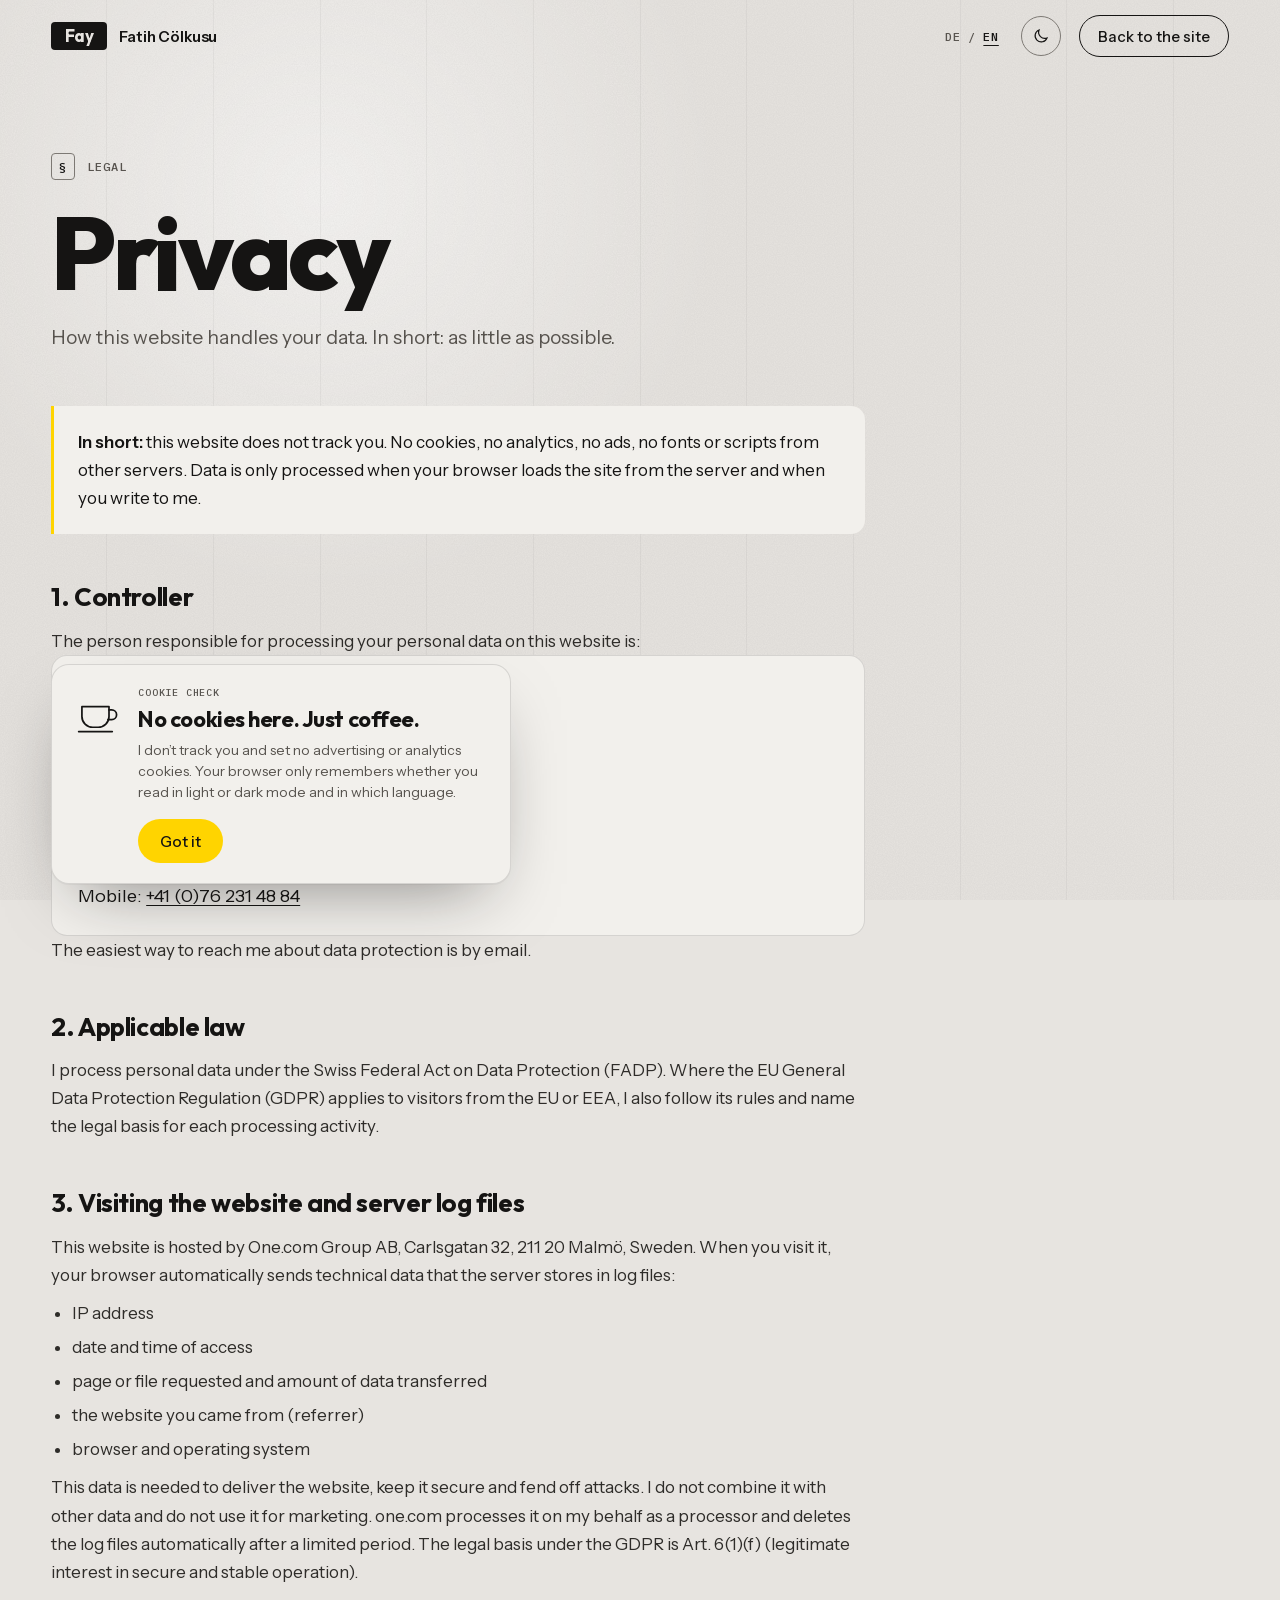
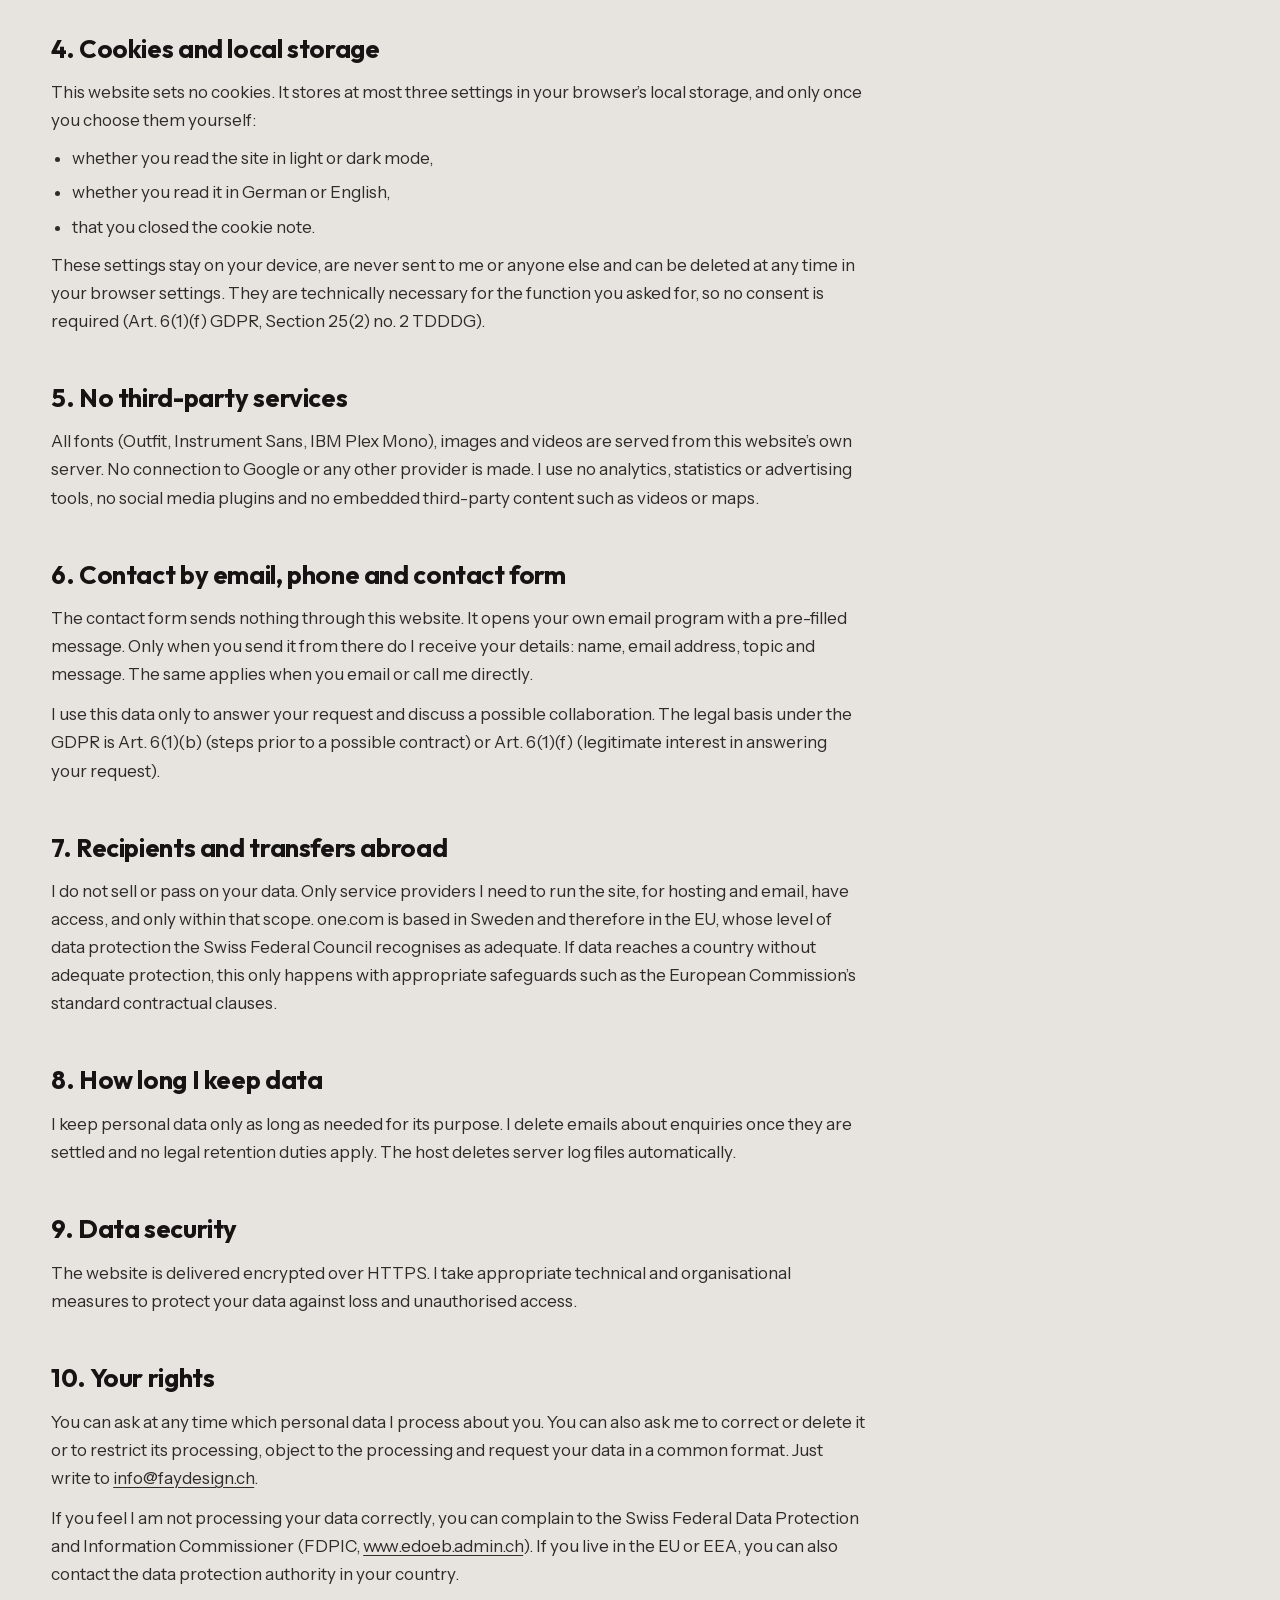
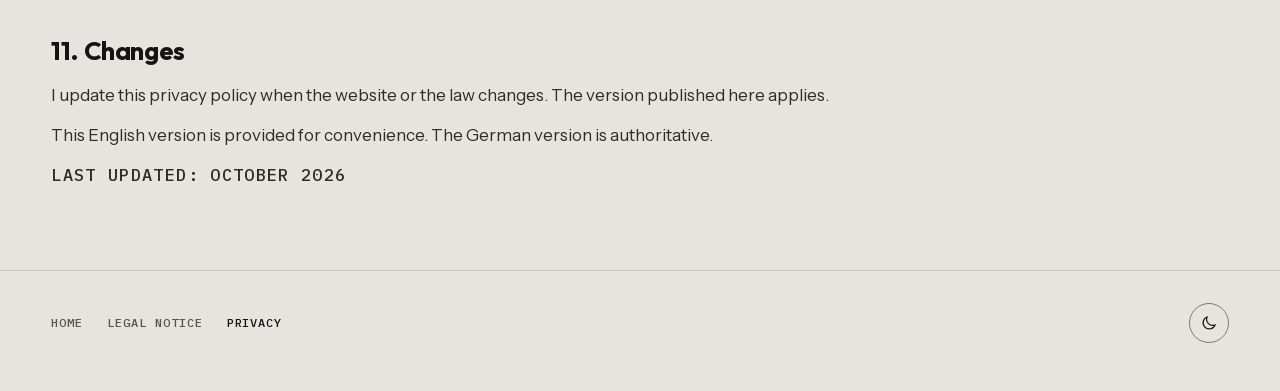
<file: datenschutz.html>
<!doctype html>
<html lang="de" data-title-en="Privacy policy · Fatih Cölkusu">
<head>
<meta charset="utf-8">
<meta name="viewport" content="width=device-width, initial-scale=1, viewport-fit=cover">
<title>Datenschutz · Fatih Cölkusu</title>
<meta name="robots" content="noindex, follow">
<meta name="theme-color" content="#E7E4E0">
<link rel="icon" href="favicon.ico" sizes="32x32">
<link rel="icon" href="favicon.svg" type="image/svg+xml">
<link rel="apple-touch-icon" href="apple-touch-icon.png">
<link rel="manifest" href="site.webmanifest">
<link rel="preload" href="assets/fonts/outfit-var-latin.woff2" as="font" type="font/woff2" crossorigin>
<link rel="preload" href="assets/fonts/instrument-sans-var-latin.woff2" as="font" type="font/woff2" crossorigin>
<link rel="stylesheet" href="assets/css/fonts.css?v=20261123a">
<script>(function(){var d=document.documentElement,t=null;d.classList.add('js');try{t=localStorage.getItem('theme')}catch(e){}if(t!=='dark'&&t!=='light'){t=window.matchMedia&&matchMedia('(prefers-color-scheme: dark)').matches?'dark':'light'}d.setAttribute('data-theme',t)})()</script>
<link rel="stylesheet" href="assets/css/site.css?v=20261123a">
</head>
<body class="legal-page">
<a class="skip" href="#main" data-en="Skip to content">Zum Inhalt springen</a>

<div class="env" aria-hidden="true">
  <div class="env-light"></div>
  <div class="env-grid"></div>
  <div class="env-grain"></div>
</div>

<header class="nav" id="nav">
  <a class="brand" href="index.html" aria-label="Fatih Cölkusu, zur Startseite" data-en-label="Fatih Cölkusu, back to the home page">
    <svg class="brand-mark" viewBox="0 0 56 28" aria-hidden="true"><rect width="56" height="28" rx="4"/><text x="28" y="20" text-anchor="middle">Fay</text></svg>
    <span class="brand-name">Fatih Cölkusu</span>
  </a>
  <div class="nav-right">
    <div class="lang" role="group" aria-label="Sprache" data-en-label="Language">
      <button type="button" class="lang-btn" data-lang="de" aria-pressed="true">DE</button>
      <span aria-hidden="true">/</span>
      <button type="button" class="lang-btn" data-lang="en" aria-pressed="false">EN</button>
    </div>
    <button type="button" class="theme-btn" aria-pressed="false" aria-label="Dunkelmodus einschalten"><svg class="i-moon" viewBox="0 0 24 24" aria-hidden="true"><path d="M20 14.6A8.2 8.2 0 0 1 9.4 4a8.2 8.2 0 1 0 10.6 10.6z"/></svg><svg class="i-sun" viewBox="0 0 24 24" aria-hidden="true"><circle cx="12" cy="12" r="4.2"/><path d="M12 2.5v2.2M12 19.3v2.2M2.5 12h2.2M19.3 12h2.2M5.3 5.3l1.6 1.6M17.1 17.1l1.6 1.6M5.3 18.7l1.6-1.6M17.1 6.9l1.6-1.6"/></svg></button>
    <a class="btn btn-ghost nav-back" href="index.html" data-en="Back to the site">Zur Startseite</a>
  </div>
</header>

<main id="main" tabindex="-1" class="legal">
  <div class="wrap">
    <p class="label mono"><span class="label-idx">§</span><span data-en="Legal">Rechtliches</span></p>
    <h1 class="legal-title" data-en="Privacy">Datenschutz</h1>
    <p class="legal-lede" data-en="How this website handles your data. In short: as little as possible.">Wie diese Website mit deinen Daten umgeht. Kurz: so sparsam wie möglich.</p>
    <div class="legal-doc" data-doc="de" lang="de">
      <div class="legal-tldr"><p><strong>Kurz gesagt:</strong> Diese Website trackt dich nicht. Keine Cookies, keine Analyse-Tools, keine Werbung, keine Schriften oder Skripte von fremden Servern. Daten fallen nur an, wenn dein Browser die Seite vom Server lädt und wenn du mir schreibst.</p></div>

      <h2>1. Verantwortlich</h2>
      <p>Verantwortlich für die Bearbeitung deiner Personendaten auf dieser Website ist:</p>
      <div class="legal-card"><address><strong>Fays, Inhaber Cölkusu</strong><br>Fatih Cölkusu<br>Farman-Strasse 2<br>8152 Glattpark (Opfikon)<br>Schweiz<br><br>E-Mail: <a href="mailto:info@faydesign.ch">info@faydesign.ch</a><br>Mobile: <a href="tel:+41762314884">+41 (0)76 231 48 84</a></address></div>
      <p>Bei Fragen zum Datenschutz erreichst du mich am einfachsten per E-Mail.</p>

      <h2>2. Geltendes Recht</h2>
      <p>Ich bearbeite Personendaten nach dem Schweizer Bundesgesetz über den Datenschutz (DSG). Soweit für Besucherinnen und Besucher aus der EU oder dem EWR die Datenschutz-Grundverordnung (DSGVO) anwendbar ist, halte ich mich auch an deren Regeln und nenne bei den einzelnen Bearbeitungen die Rechtsgrundlage.</p>

      <h2>3. Aufruf der Website und Server-Logfiles</h2>
      <p>Diese Website liegt bei One.com Group AB, Carlsgatan 32, 211 20 Malmö, Schweden. Wenn du sie aufrufst, übermittelt dein Browser automatisch technische Daten, die der Server in Logfiles speichert:</p>
      <ul>
        <li>IP-Adresse</li>
        <li>Datum und Uhrzeit des Zugriffs</li>
        <li>aufgerufene Seite oder Datei und übertragene Datenmenge</li>
        <li>Website, von der du kommst (Referrer)</li>
        <li>Browser und Betriebssystem</li>
      </ul>
      <p>Diese Daten braucht es, um die Website auszuliefern, ihre Sicherheit zu gewährleisten und Angriffe abzuwehren. Ich führe sie nicht mit anderen Daten zusammen und werte sie nicht zu Marketingzwecken aus. one.com bearbeitet sie als Auftragsbearbeiter in meinem Auftrag und löscht die Logfiles nach einer begrenzten Frist automatisch. Rechtsgrundlage nach DSGVO ist Art. 6 Abs. 1 lit. f (berechtigtes Interesse an einem sicheren und stabilen Betrieb).</p>

      <h2>4. Cookies und lokaler Speicher</h2>
      <p>Diese Website setzt keine Cookies. Sie speichert höchstens drei Einstellungen im lokalen Speicher (localStorage) deines Browsers, und zwar erst, wenn du sie selbst wählst:</p>
      <ul>
        <li>ob du die Seite hell oder dunkel liest,</li>
        <li>ob du sie auf Deutsch oder Englisch liest,</li>
        <li>dass du den Cookie-Hinweis geschlossen hast.</li>
      </ul>
      <p>Diese Angaben bleiben auf deinem Gerät, werden weder an mich noch an Dritte übertragen und lassen sich jederzeit über die Einstellungen deines Browsers löschen. Sie sind für die von dir gewünschte Funktion technisch nötig, deshalb braucht es dafür keine Einwilligung (Art. 6 Abs. 1 lit. f DSGVO, § 25 Abs. 2 Nr. 2 TDDDG).</p>

      <h2>5. Keine Dienste von Dritten</h2>
      <p>Alle Schriften (Outfit, Instrument Sans, IBM Plex Mono), Bilder und Videos liegen auf dem Server dieser Website. Beim Laden wird keine Verbindung zu Google oder anderen Anbietern aufgebaut. Ich setze keine Analyse-, Statistik- oder Werbe-Tools ein, keine Social-Media-Plugins und keine eingebetteten Inhalte Dritter wie Videos oder Karten.</p>

      <h2>6. Kontakt per E-Mail, Telefon und Kontaktformular</h2>
      <p>Das Kontaktformular verschickt nichts über diese Website. Es öffnet dein eigenes E-Mail-Programm mit einer vorausgefüllten Nachricht. Erst wenn du sie dort absendest, erhalte ich deine Angaben: Name, E-Mail-Adresse, Anliegen und Nachricht. Dasselbe gilt, wenn du mir direkt schreibst oder mich anrufst.</p>
      <p>Ich nutze diese Daten nur, um deine Anfrage zu beantworten und eine mögliche Zusammenarbeit zu besprechen. Rechtsgrundlage nach DSGVO ist Art. 6 Abs. 1 lit. b (Anfrage vor einem möglichen Vertrag) oder lit. f (berechtigtes Interesse an der Beantwortung).</p>

      <h2>7. Empfänger und Bekanntgabe ins Ausland</h2>
      <p>Ich verkaufe deine Daten nicht und gebe sie nicht weiter. Zugriff haben nur Dienstleister, die ich für den Betrieb brauche, also für Hosting und E-Mail, und nur in diesem Rahmen. one.com hat seinen Sitz in Schweden und damit in der EU, deren Datenschutz der Bundesrat als angemessen anerkennt. Gelangen Daten in ein Land ohne angemessenen Datenschutz, geschieht das nur mit geeigneten Garantien wie den Standardvertragsklauseln der EU-Kommission.</p>

      <h2>8. Wie lange ich Daten aufbewahre</h2>
      <p>Ich bewahre Personendaten nur so lange auf, wie es für den jeweiligen Zweck nötig ist. E-Mails zu Anfragen lösche ich, wenn sie erledigt sind und keine gesetzlichen Aufbewahrungspflichten mehr bestehen. Die Server-Logfiles löscht der Hoster automatisch.</p>

      <h2>9. Datensicherheit</h2>
      <p>Die Website wird verschlüsselt über HTTPS ausgeliefert. Ich treffe angemessene technische und organisatorische Massnahmen, um deine Daten vor Verlust und unbefugtem Zugriff zu schützen.</p>

      <h2>10. Deine Rechte</h2>
      <p>Du kannst jederzeit Auskunft darüber verlangen, welche Personendaten ich über dich bearbeite. Du kannst ausserdem verlangen, dass ich sie berichtige, lösche oder ihre Bearbeitung einschränke, du kannst der Bearbeitung widersprechen und deine Daten in einem gängigen Format herausverlangen. Schreib mir dazu einfach an <a href="mailto:info@faydesign.ch">info@faydesign.ch</a>.</p>
      <p>Wenn du findest, dass ich deine Daten nicht korrekt bearbeite, kannst du dich beim Eidgenössischen Datenschutz- und Öffentlichkeitsbeauftragten (EDÖB, <a href="https://www.edoeb.admin.ch" rel="noopener">www.edoeb.admin.ch</a>) beschweren. Wohnst du in der EU oder im EWR, kannst du dich auch an die Datenschutzbehörde deines Landes wenden.</p>

      <h2>11. Änderungen</h2>
      <p>Ich passe diese Datenschutzerklärung an, wenn sich die Website oder die Rechtslage ändert. Es gilt die jeweils hier veröffentlichte Fassung.</p>

      <p class="legal-meta mono">Stand: Oktober 2026</p>
    </div>
    <div class="legal-doc" data-doc="en" lang="en" hidden>
      <div class="legal-tldr"><p><strong>In short:</strong> this website does not track you. No cookies, no analytics, no ads, no fonts or scripts from other servers. Data is only processed when your browser loads the site from the server and when you write to me.</p></div>

      <h2>1. Controller</h2>
      <p>The person responsible for processing your personal data on this website is:</p>
      <div class="legal-card"><address><strong>Fays, Inhaber Cölkusu</strong><br>Fatih Cölkusu<br>Farman-Strasse 2<br>8152 Glattpark (Opfikon)<br>Switzerland<br><br>Email: <a href="mailto:info@faydesign.ch">info@faydesign.ch</a><br>Mobile: <a href="tel:+41762314884">+41 (0)76 231 48 84</a></address></div>
      <p>The easiest way to reach me about data protection is by email.</p>

      <h2>2. Applicable law</h2>
      <p>I process personal data under the Swiss Federal Act on Data Protection (FADP). Where the EU General Data Protection Regulation (GDPR) applies to visitors from the EU or EEA, I also follow its rules and name the legal basis for each processing activity.</p>

      <h2>3. Visiting the website and server log files</h2>
      <p>This website is hosted by One.com Group AB, Carlsgatan 32, 211 20 Malmö, Sweden. When you visit it, your browser automatically sends technical data that the server stores in log files:</p>
      <ul>
        <li>IP address</li>
        <li>date and time of access</li>
        <li>page or file requested and amount of data transferred</li>
        <li>the website you came from (referrer)</li>
        <li>browser and operating system</li>
      </ul>
      <p>This data is needed to deliver the website, keep it secure and fend off attacks. I do not combine it with other data and do not use it for marketing. one.com processes it on my behalf as a processor and deletes the log files automatically after a limited period. The legal basis under the GDPR is Art. 6(1)(f) (legitimate interest in secure and stable operation).</p>

      <h2>4. Cookies and local storage</h2>
      <p>This website sets no cookies. It stores at most three settings in your browser’s local storage, and only once you choose them yourself:</p>
      <ul>
        <li>whether you read the site in light or dark mode,</li>
        <li>whether you read it in German or English,</li>
        <li>that you closed the cookie note.</li>
      </ul>
      <p>These settings stay on your device, are never sent to me or anyone else and can be deleted at any time in your browser settings. They are technically necessary for the function you asked for, so no consent is required (Art. 6(1)(f) GDPR, Section 25(2) no. 2 TDDDG).</p>

      <h2>5. No third-party services</h2>
      <p>All fonts (Outfit, Instrument Sans, IBM Plex Mono), images and videos are served from this website’s own server. No connection to Google or any other provider is made. I use no analytics, statistics or advertising tools, no social media plugins and no embedded third-party content such as videos or maps.</p>

      <h2>6. Contact by email, phone and contact form</h2>
      <p>The contact form sends nothing through this website. It opens your own email program with a pre-filled message. Only when you send it from there do I receive your details: name, email address, topic and message. The same applies when you email or call me directly.</p>
      <p>I use this data only to answer your request and discuss a possible collaboration. The legal basis under the GDPR is Art. 6(1)(b) (steps prior to a possible contract) or Art. 6(1)(f) (legitimate interest in answering your request).</p>

      <h2>7. Recipients and transfers abroad</h2>
      <p>I do not sell or pass on your data. Only service providers I need to run the site, for hosting and email, have access, and only within that scope. one.com is based in Sweden and therefore in the EU, whose level of data protection the Swiss Federal Council recognises as adequate. If data reaches a country without adequate protection, this only happens with appropriate safeguards such as the European Commission’s standard contractual clauses.</p>

      <h2>8. How long I keep data</h2>
      <p>I keep personal data only as long as needed for its purpose. I delete emails about enquiries once they are settled and no legal retention duties apply. The host deletes server log files automatically.</p>

      <h2>9. Data security</h2>
      <p>The website is delivered encrypted over HTTPS. I take appropriate technical and organisational measures to protect your data against loss and unauthorised access.</p>

      <h2>10. Your rights</h2>
      <p>You can ask at any time which personal data I process about you. You can also ask me to correct or delete it or to restrict its processing, object to the processing and request your data in a common format. Just write to <a href="mailto:info@faydesign.ch">info@faydesign.ch</a>.</p>
      <p>If you feel I am not processing your data correctly, you can complain to the Swiss Federal Data Protection and Information Commissioner (FDPIC, <a href="https://www.edoeb.admin.ch" rel="noopener">www.edoeb.admin.ch</a>). If you live in the EU or EEA, you can also contact the data protection authority in your country.</p>

      <h2>11. Changes</h2>
      <p>I update this privacy policy when the website or the law changes. The version published here applies.</p>

      <p>This English version is provided for convenience. The German version is authoritative.</p>
      <p class="legal-meta mono">Last updated: October 2026</p>
    </div>
  </div>
</main>

<footer class="legal-foot">
  <div class="wrap">
    <nav class="mono" aria-label="Rechtliches" data-en-label="Legal">
      <a href="index.html" data-en="Home">Startseite</a>
      <a href="impressum.html" data-en="Legal notice">Impressum</a>
      <a href="datenschutz.html" aria-current="page" data-en="Privacy">Datenschutz</a>
    </nav>
    <button type="button" class="theme-btn" aria-pressed="false" aria-label="Dunkelmodus einschalten"><svg class="i-moon" viewBox="0 0 24 24" aria-hidden="true"><path d="M20 14.6A8.2 8.2 0 0 1 9.4 4a8.2 8.2 0 1 0 10.6 10.6z"/></svg><svg class="i-sun" viewBox="0 0 24 24" aria-hidden="true"><circle cx="12" cy="12" r="4.2"/><path d="M12 2.5v2.2M12 19.3v2.2M2.5 12h2.2M19.3 12h2.2M5.3 5.3l1.6 1.6M17.1 17.1l1.6 1.6M5.3 18.7l1.6-1.6M17.1 6.9l1.6-1.6"/></svg></button>
  </div>
</footer>

<aside class="notice" id="notice" aria-label="Hinweis zu Cookies" data-en-label="Note on cookies" hidden>
  <svg class="notice-cup" viewBox="0 0 48 48" aria-hidden="true"><path class="steam" d="M18 15c-2.4-2.6 2.4-4.4 0-7"/><path class="steam" d="M24 15c-2.4-2.6 2.4-4.4 0-7"/><path class="steam" d="M30 15c-2.4-2.6 2.4-4.4 0-7"/><path d="M11 20h25v9a10 10 0 0 1-10 10h-5a10 10 0 0 1-10-10z"/><path d="M36 23h2.5a4.5 4.5 0 0 1 0 9H35"/><path d="M8 43h31"/></svg>
  <div class="notice-body">
    <p class="notice-kicker mono" data-en="Cookie check">Cookie-Check</p>
    <p class="notice-title" data-en="No cookies here. Just coffee.">Hier gibt’s keine Cookies. Nur Kaffee.</p>
    <p class="notice-text" data-en="I don’t track you and set no advertising or analytics cookies. Your browser only remembers whether you read in light or dark mode and in which language.">Ich tracke dich nicht und setze keine Werbe- oder Analyse-Cookies. Dein Browser merkt sich nur, ob du hell oder dunkel liest und in welcher Sprache.</p>
    <div class="notice-actions">
      <button type="button" class="btn btn-accent notice-ok" data-en="Got it">Alles klar</button>
      
    </div>
  </div>
</aside>

<script src="assets/js/legal.js?v=20261123a" defer></script>
</body>
</html>
</file>
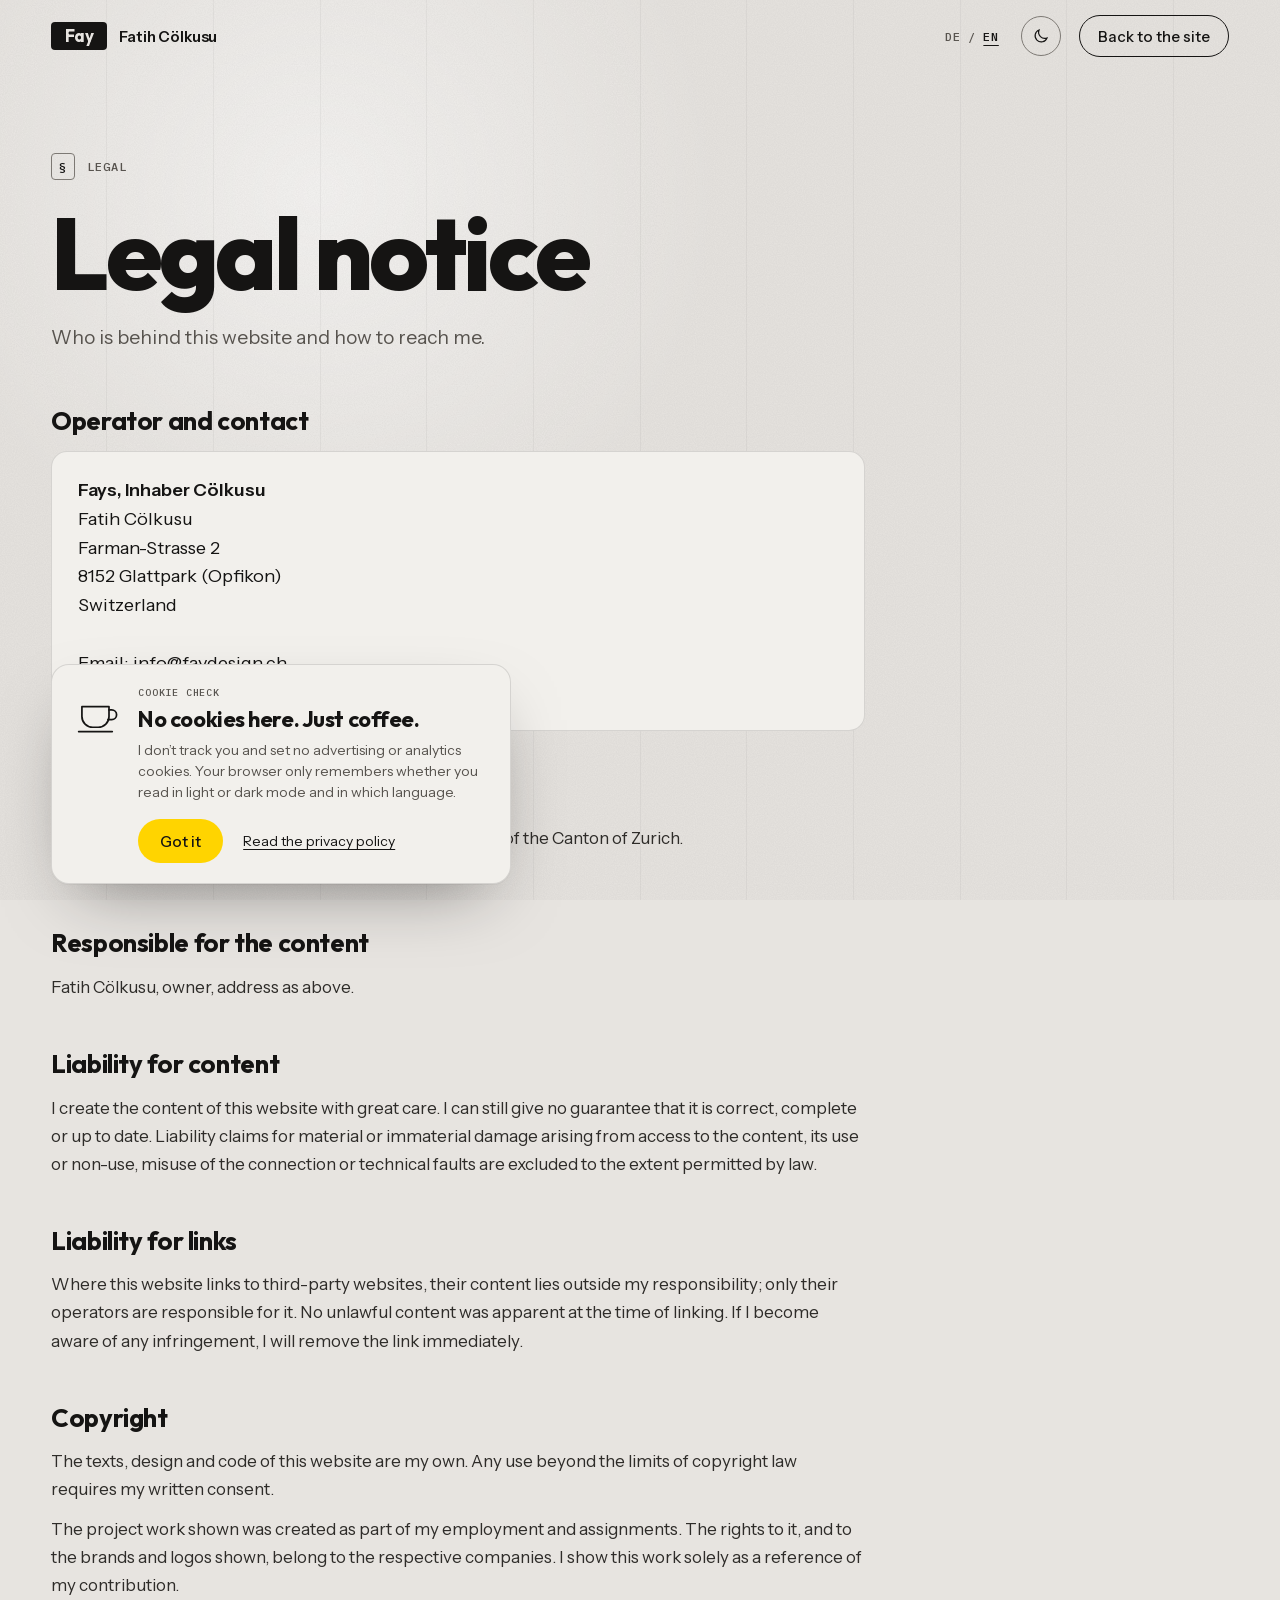
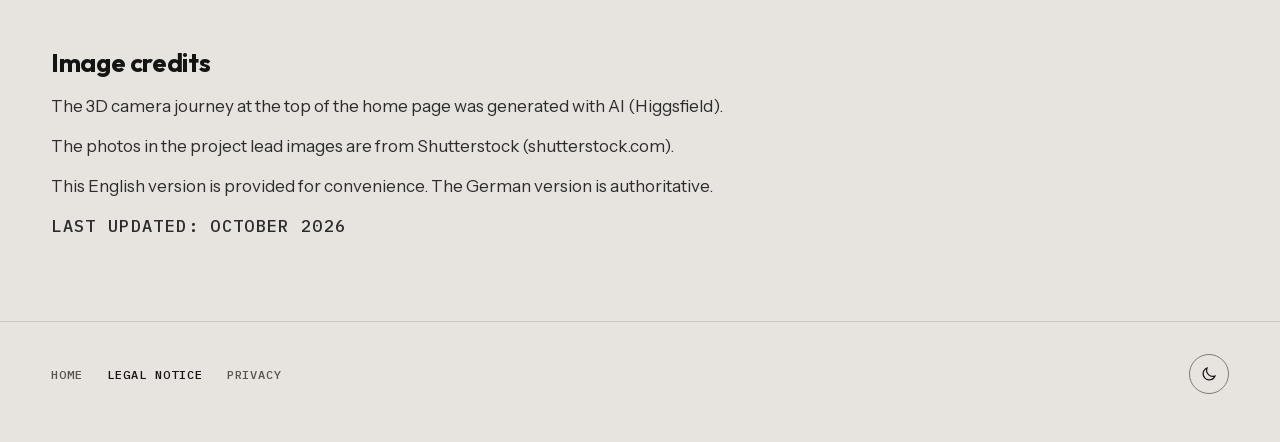
<file: impressum.html>
<!doctype html>
<html lang="de" data-title-en="Legal notice · Fatih Cölkusu">
<head>
<meta charset="utf-8">
<meta name="viewport" content="width=device-width, initial-scale=1, viewport-fit=cover">
<title>Impressum · Fatih Cölkusu</title>
<meta name="robots" content="noindex, follow">
<meta name="theme-color" content="#E7E4E0">
<link rel="icon" href="favicon.ico" sizes="32x32">
<link rel="icon" href="favicon.svg" type="image/svg+xml">
<link rel="apple-touch-icon" href="apple-touch-icon.png">
<link rel="manifest" href="site.webmanifest">
<link rel="preload" href="assets/fonts/outfit-var-latin.woff2" as="font" type="font/woff2" crossorigin>
<link rel="preload" href="assets/fonts/instrument-sans-var-latin.woff2" as="font" type="font/woff2" crossorigin>
<link rel="stylesheet" href="assets/css/fonts.css?v=20261123a">
<script>(function(){var d=document.documentElement,t=null;d.classList.add('js');try{t=localStorage.getItem('theme')}catch(e){}if(t!=='dark'&&t!=='light'){t=window.matchMedia&&matchMedia('(prefers-color-scheme: dark)').matches?'dark':'light'}d.setAttribute('data-theme',t)})()</script>
<link rel="stylesheet" href="assets/css/site.css?v=20261123a">
</head>
<body class="legal-page">
<a class="skip" href="#main" data-en="Skip to content">Zum Inhalt springen</a>

<div class="env" aria-hidden="true">
  <div class="env-light"></div>
  <div class="env-grid"></div>
  <div class="env-grain"></div>
</div>

<header class="nav" id="nav">
  <a class="brand" href="index.html" aria-label="Fatih Cölkusu, zur Startseite" data-en-label="Fatih Cölkusu, back to the home page">
    <svg class="brand-mark" viewBox="0 0 56 28" aria-hidden="true"><rect width="56" height="28" rx="4"/><text x="28" y="20" text-anchor="middle">Fay</text></svg>
    <span class="brand-name">Fatih Cölkusu</span>
  </a>
  <div class="nav-right">
    <div class="lang" role="group" aria-label="Sprache" data-en-label="Language">
      <button type="button" class="lang-btn" data-lang="de" aria-pressed="true">DE</button>
      <span aria-hidden="true">/</span>
      <button type="button" class="lang-btn" data-lang="en" aria-pressed="false">EN</button>
    </div>
    <button type="button" class="theme-btn" aria-pressed="false" aria-label="Dunkelmodus einschalten"><svg class="i-moon" viewBox="0 0 24 24" aria-hidden="true"><path d="M20 14.6A8.2 8.2 0 0 1 9.4 4a8.2 8.2 0 1 0 10.6 10.6z"/></svg><svg class="i-sun" viewBox="0 0 24 24" aria-hidden="true"><circle cx="12" cy="12" r="4.2"/><path d="M12 2.5v2.2M12 19.3v2.2M2.5 12h2.2M19.3 12h2.2M5.3 5.3l1.6 1.6M17.1 17.1l1.6 1.6M5.3 18.7l1.6-1.6M17.1 6.9l1.6-1.6"/></svg></button>
    <a class="btn btn-ghost nav-back" href="index.html" data-en="Back to the site">Zur Startseite</a>
  </div>
</header>

<main id="main" tabindex="-1" class="legal">
  <div class="wrap">
    <p class="label mono"><span class="label-idx">§</span><span data-en="Legal">Rechtliches</span></p>
    <h1 class="legal-title" data-en="Legal notice">Impressum</h1>
    <p class="legal-lede" data-en="Who is behind this website and how to reach me.">Wer hinter dieser Website steht und wie du mich erreichst.</p>
    <div class="legal-doc" data-doc="de" lang="de">
      <h2>Betreiber und Kontakt</h2>
      <div class="legal-card"><address><strong>Fays, Inhaber Cölkusu</strong><br>Fatih Cölkusu<br>Farman-Strasse 2<br>8152 Glattpark (Opfikon)<br>Schweiz<br><br>E-Mail: <a href="mailto:info@faydesign.ch">info@faydesign.ch</a><br>Mobile: <a href="tel:+41762314884">+41 (0)76 231 48 84</a></address></div>

      <h2>Handelsregister</h2>
      <p>Einzelunternehmen, eingetragen im Handelsregister des Kantons Zürich.<br>UID: CHE-208.773.153</p>

      <h2>Verantwortlich für den Inhalt</h2>
      <p>Fatih Cölkusu, Inhaber, Anschrift wie oben.</p>

      <h2>Haftung für Inhalte</h2>
      <p>Ich erstelle die Inhalte dieser Website mit grosser Sorgfalt. Für ihre Richtigkeit, Vollständigkeit und Aktualität übernehme ich trotzdem keine Gewähr. Haftungsansprüche wegen Schäden materieller oder immaterieller Art, die aus dem Zugriff auf die Inhalte, aus ihrer Nutzung oder Nichtnutzung, aus dem Missbrauch der Verbindung oder aus technischen Störungen entstehen, sind ausgeschlossen, soweit das Gesetz es zulässt.</p>

      <h2>Haftung für Links</h2>
      <p>Verweist diese Website auf Websites Dritter, liegen deren Inhalte ausserhalb meines Verantwortungsbereichs. Für sie sind ausschliesslich die jeweiligen Betreiber verantwortlich. Zum Zeitpunkt der Verlinkung waren keine rechtswidrigen Inhalte erkennbar. Werden mir Rechtsverletzungen bekannt, entferne ich den Link umgehend.</p>

      <h2>Urheberrecht</h2>
      <p>Texte, Gestaltung und Programmierung dieser Website stammen von mir. Wer sie ausserhalb der Grenzen des Urheberrechts verwenden möchte, braucht meine schriftliche Zustimmung.</p>
      <p>Die gezeigten Projektarbeiten sind im Rahmen meiner Anstellungen und Aufträge entstanden. Die Rechte daran sowie an den gezeigten Marken und Logos liegen bei den jeweiligen Unternehmen. Ich zeige die Arbeiten hier ausschliesslich als Referenz meiner Mitarbeit.</p>

      <h2>Bildnachweis</h2>
      <p>Die 3D-Kamerafahrt im Kopfbereich der Startseite ist mit KI erzeugt (Higgsfield).</p>
      <p>Die Fotos in den Titelbildern der Projekte stammen von Shutterstock (shutterstock.com).</p>

      <p class="legal-meta mono">Stand: Oktober 2026</p>
    </div>
    <div class="legal-doc" data-doc="en" lang="en" hidden>
      <h2>Operator and contact</h2>
      <div class="legal-card"><address><strong>Fays, Inhaber Cölkusu</strong><br>Fatih Cölkusu<br>Farman-Strasse 2<br>8152 Glattpark (Opfikon)<br>Switzerland<br><br>Email: <a href="mailto:info@faydesign.ch">info@faydesign.ch</a><br>Mobile: <a href="tel:+41762314884">+41 (0)76 231 48 84</a></address></div>

      <h2>Commercial register</h2>
      <p>Sole proprietorship, registered in the commercial register of the Canton of Zurich.<br>UID (company ID): CHE-208.773.153</p>

      <h2>Responsible for the content</h2>
      <p>Fatih Cölkusu, owner, address as above.</p>

      <h2>Liability for content</h2>
      <p>I create the content of this website with great care. I can still give no guarantee that it is correct, complete or up to date. Liability claims for material or immaterial damage arising from access to the content, its use or non-use, misuse of the connection or technical faults are excluded to the extent permitted by law.</p>

      <h2>Liability for links</h2>
      <p>Where this website links to third-party websites, their content lies outside my responsibility; only their operators are responsible for it. No unlawful content was apparent at the time of linking. If I become aware of any infringement, I will remove the link immediately.</p>

      <h2>Copyright</h2>
      <p>The texts, design and code of this website are my own. Any use beyond the limits of copyright law requires my written consent.</p>
      <p>The project work shown was created as part of my employment and assignments. The rights to it, and to the brands and logos shown, belong to the respective companies. I show this work solely as a reference of my contribution.</p>

      <h2>Image credits</h2>
      <p>The 3D camera journey at the top of the home page was generated with AI (Higgsfield).</p>
      <p>The photos in the project lead images are from Shutterstock (shutterstock.com).</p>

      <p>This English version is provided for convenience. The German version is authoritative.</p>
      <p class="legal-meta mono">Last updated: October 2026</p>
    </div>
  </div>
</main>

<footer class="legal-foot">
  <div class="wrap">
    <nav class="mono" aria-label="Rechtliches" data-en-label="Legal">
      <a href="index.html" data-en="Home">Startseite</a>
      <a href="impressum.html" aria-current="page" data-en="Legal notice">Impressum</a>
      <a href="datenschutz.html" data-en="Privacy">Datenschutz</a>
    </nav>
    <button type="button" class="theme-btn" aria-pressed="false" aria-label="Dunkelmodus einschalten"><svg class="i-moon" viewBox="0 0 24 24" aria-hidden="true"><path d="M20 14.6A8.2 8.2 0 0 1 9.4 4a8.2 8.2 0 1 0 10.6 10.6z"/></svg><svg class="i-sun" viewBox="0 0 24 24" aria-hidden="true"><circle cx="12" cy="12" r="4.2"/><path d="M12 2.5v2.2M12 19.3v2.2M2.5 12h2.2M19.3 12h2.2M5.3 5.3l1.6 1.6M17.1 17.1l1.6 1.6M5.3 18.7l1.6-1.6M17.1 6.9l1.6-1.6"/></svg></button>
  </div>
</footer>

<aside class="notice" id="notice" aria-label="Hinweis zu Cookies" data-en-label="Note on cookies" hidden>
  <svg class="notice-cup" viewBox="0 0 48 48" aria-hidden="true"><path class="steam" d="M18 15c-2.4-2.6 2.4-4.4 0-7"/><path class="steam" d="M24 15c-2.4-2.6 2.4-4.4 0-7"/><path class="steam" d="M30 15c-2.4-2.6 2.4-4.4 0-7"/><path d="M11 20h25v9a10 10 0 0 1-10 10h-5a10 10 0 0 1-10-10z"/><path d="M36 23h2.5a4.5 4.5 0 0 1 0 9H35"/><path d="M8 43h31"/></svg>
  <div class="notice-body">
    <p class="notice-kicker mono" data-en="Cookie check">Cookie-Check</p>
    <p class="notice-title" data-en="No cookies here. Just coffee.">Hier gibt’s keine Cookies. Nur Kaffee.</p>
    <p class="notice-text" data-en="I don’t track you and set no advertising or analytics cookies. Your browser only remembers whether you read in light or dark mode and in which language.">Ich tracke dich nicht und setze keine Werbe- oder Analyse-Cookies. Dein Browser merkt sich nur, ob du hell oder dunkel liest und in welcher Sprache.</p>
    <div class="notice-actions">
      <button type="button" class="btn btn-accent notice-ok" data-en="Got it">Alles klar</button>
      <a class="notice-link" href="datenschutz.html" data-en="Read the privacy policy">Zum Datenschutz</a>
    </div>
  </div>
</aside>

<script src="assets/js/legal.js?v=20261123a" defer></script>
</body>
</html>
</file>
<file: assets/css/fonts.css>
/* Self-hosted fonts (SIL Open Font License). No request leaves this server. */
/* IBM Plex Mono latin-ext */
@font-face{font-family:'IBM Plex Mono';font-style:normal;font-weight:400;font-display:swap;src:url(../fonts/ibm-plex-mono-400-latin-ext.woff2) format('woff2');unicode-range:U+0100-02BA, U+02BD-02C5, U+02C7-02CC, U+02CE-02D7, U+02DD-02FF, U+0304, U+0308, U+0329, U+1D00-1DBF, U+1E00-1E9F, U+1EF2-1EFF, U+2020, U+20A0-20AB, U+20AD-20C4, U+2113, U+2C60-2C7F, U+A720-A7FF}
/* IBM Plex Mono latin */
@font-face{font-family:'IBM Plex Mono';font-style:normal;font-weight:400;font-display:swap;src:url(../fonts/ibm-plex-mono-400-latin.woff2) format('woff2');unicode-range:U+0000-00FF, U+0131, U+0152-0153, U+02BB-02BC, U+02C6, U+02DA, U+02DC, U+0304, U+0308, U+0329, U+2000-206F, U+20AC, U+2122, U+2191, U+2193, U+2212, U+2215, U+FEFF, U+FFFD}
/* IBM Plex Mono latin-ext */
@font-face{font-family:'IBM Plex Mono';font-style:normal;font-weight:500;font-display:swap;src:url(../fonts/ibm-plex-mono-500-latin-ext.woff2) format('woff2');unicode-range:U+0100-02BA, U+02BD-02C5, U+02C7-02CC, U+02CE-02D7, U+02DD-02FF, U+0304, U+0308, U+0329, U+1D00-1DBF, U+1E00-1E9F, U+1EF2-1EFF, U+2020, U+20A0-20AB, U+20AD-20C4, U+2113, U+2C60-2C7F, U+A720-A7FF}
/* IBM Plex Mono latin */
@font-face{font-family:'IBM Plex Mono';font-style:normal;font-weight:500;font-display:swap;src:url(../fonts/ibm-plex-mono-500-latin.woff2) format('woff2');unicode-range:U+0000-00FF, U+0131, U+0152-0153, U+02BB-02BC, U+02C6, U+02DA, U+02DC, U+0304, U+0308, U+0329, U+2000-206F, U+20AC, U+2122, U+2191, U+2193, U+2212, U+2215, U+FEFF, U+FFFD}
/* Instrument Sans latin-ext */
@font-face{font-family:'Instrument Sans';font-style:normal;font-weight:400 600;font-display:swap;src:url(../fonts/instrument-sans-var-latin-ext.woff2) format('woff2');unicode-range:U+0100-02BA, U+02BD-02C5, U+02C7-02CC, U+02CE-02D7, U+02DD-02FF, U+0304, U+0308, U+0329, U+1D00-1DBF, U+1E00-1E9F, U+1EF2-1EFF, U+2020, U+20A0-20AB, U+20AD-20C4, U+2113, U+2C60-2C7F, U+A720-A7FF}
/* Instrument Sans latin */
@font-face{font-family:'Instrument Sans';font-style:normal;font-weight:400 600;font-display:swap;src:url(../fonts/instrument-sans-var-latin.woff2) format('woff2');unicode-range:U+0000-00FF, U+0131, U+0152-0153, U+02BB-02BC, U+02C6, U+02DA, U+02DC, U+0304, U+0308, U+0329, U+2000-206F, U+20AC, U+2122, U+2191, U+2193, U+2212, U+2215, U+FEFF, U+FFFD}
/* Outfit latin-ext */
@font-face{font-family:'Outfit';font-style:normal;font-weight:100 900;font-display:swap;src:url(../fonts/outfit-var-latin-ext.woff2) format('woff2');unicode-range:U+0100-02BA, U+02BD-02C5, U+02C7-02CC, U+02CE-02D7, U+02DD-02FF, U+0304, U+0308, U+0329, U+1D00-1DBF, U+1E00-1E9F, U+1EF2-1EFF, U+2020, U+20A0-20AB, U+20AD-20C4, U+2113, U+2C60-2C7F, U+A720-A7FF}
/* Outfit latin */
@font-face{font-family:'Outfit';font-style:normal;font-weight:100 900;font-display:swap;src:url(../fonts/outfit-var-latin.woff2) format('woff2');unicode-range:U+0000-00FF, U+0131, U+0152-0153, U+02BB-02BC, U+02C6, U+02DA, U+02DC, U+0304, U+0308, U+0329, U+2000-206F, U+20AC, U+2122, U+2191, U+2193, U+2212, U+2215, U+FEFF, U+FFFD}
</file>
<file: assets/css/site.css>
/* ==========================================================
   Fatih Cölkusu · Portfolio
   Klarheit durch System. One environment, one signature (the grid).
   ========================================================== */

:root{
  --canvas:#E7E4E0;
  --panel:#F2F0EC;
  --panel-2:#DCD8D2;
  --ink:#151413;
  --text-secondary:#57534E;
  --line:rgba(21,20,19,.13);
  --line-strong:#7D7974;
  --accent:#FFD400;
  --accent-hover:#FFE14D;
  --accent-muted:rgba(255,212,0,.32);
  --night:#121211;
  --night-2:#1D1C1A;
  --night-text:#ECE9E4;
  --night-secondary:#A8A49E;

  --ease-out:cubic-bezier(.22,1,.36,1);
  --ease-io:cubic-bezier(.65,0,.35,1);

  --gutter:clamp(16px,4vw,56px);
  --maxw:1440px;
  --nav-h:72px;

  --f-display:'Outfit',ui-sans-serif,system-ui,sans-serif;
  --f-body:"Instrument Sans","Helvetica Neue",Arial,sans-serif;
  --f-mono:"IBM Plex Mono",ui-monospace,Menlo,monospace;

  --on-accent:#151413;
  --scrim-rgb:238,236,232;
  --shade-rgb:21,20,19;
  --nav-bg:rgba(231,228,224,.96);
  --grid-line:rgba(21,20,19,.045);
  --glow:rgba(255,255,255,.55);
  --text-strong:#2E2C29;
  --process-tint:rgba(242,240,236,.7);
  --hud-bg:rgba(238,236,232,.86);
  --tshadow:0 1px 1px rgba(238,236,232,.55),0 2px 16px rgba(238,236,232,.6),0 8px 42px rgba(238,236,232,.55);
  color-scheme:light;
}

/* dark theme: same system, inverted environment */
:root[data-theme="dark"]{
  --canvas:#141312;
  --panel:#1E1D1B;
  --panel-2:#2A2826;
  --ink:#ECE9E4;
  --text-secondary:#A8A49E;
  --line:rgba(236,233,228,.12);
  --line-strong:#76716B;
  --night:#0B0B0A;
  --night-2:#191817;
  --scrim-rgb:15,14,13;
  --shade-rgb:0,0,0;
  --nav-bg:rgba(20,19,18,.95);
  --grid-line:rgba(236,233,228,.035);
  --glow:rgba(255,255,255,.045);
  --text-strong:#D2CEC8;
  --process-tint:rgba(30,29,27,.7);
  --hud-bg:rgba(20,19,18,.84);
  --tshadow:0 1px 1px rgba(10,10,9,.6),0 2px 16px rgba(10,10,9,.65),0 8px 42px rgba(10,10,9,.6);
  color-scheme:dark;
}

*,*::before,*::after{box-sizing:border-box}
html{overflow-x:hidden;overflow-x:clip;-webkit-text-size-adjust:100%;scroll-behavior:auto}
body{
  margin:0;overflow-x:hidden;overflow-x:clip;
  background:var(--canvas);color:var(--ink);
  font-family:var(--f-body);font-size:17px;line-height:1.6;
  -webkit-font-smoothing:antialiased;text-rendering:optimizeLegibility;
  animation:page-in .9s var(--ease-out);
}
@keyframes page-in{from{opacity:0}to{opacity:1}}
img,svg,video{display:block;max-width:100%}
a{color:inherit}
p{margin:0}
h1,h2,h3{margin:0;font-weight:inherit}
ul,ol{list-style:none;margin:0;padding:0}
button{font:inherit;color:inherit;background:none;border:0;padding:0;cursor:pointer}
::selection{background:var(--accent);color:var(--on-accent)}

.sr{position:absolute!important;width:1px;height:1px;padding:0;margin:-1px;overflow:hidden;clip:rect(0 0 0 0);white-space:nowrap;border:0}
.skip{position:fixed;left:16px;top:-80px;z-index:100;background:var(--ink);color:var(--canvas);padding:12px 18px;border-radius:999px;text-decoration:none;transition:top .3s var(--ease-out)}
.skip:focus{top:16px}
:focus-visible{outline:3px solid var(--accent);outline-offset:3px;box-shadow:0 0 0 6px var(--ink);border-radius:6px}
main:focus{outline:none}

.wrap{width:100%;max-width:var(--maxw);margin:0 auto;padding:0 var(--gutter)}
.mono{font-family:var(--f-mono);font-size:12px;letter-spacing:.08em;text-transform:uppercase;font-weight:500}

/* ---------- the one environment ---------- */
.env{position:fixed;inset:0;z-index:-1;pointer-events:none;overflow:hidden}
.env-light{position:absolute;width:70vmax;height:70vmax;left:-10vmax;top:-20vmax;border-radius:50%;
  background:radial-gradient(circle,var(--glow) 0%,transparent 62%);
  animation:drift 96s var(--ease-io) -24s infinite alternate}
@keyframes drift{0%{transform:translate3d(0,0,0)}50%{transform:translate3d(55vw,40vh,0)}100%{transform:translate3d(20vw,85vh,0)}}
.env-grid{position:absolute;inset:0;max-width:var(--maxw);margin:0 auto;left:0;right:0;padding:0 var(--gutter);
  background-image:repeating-linear-gradient(90deg,var(--grid-line) 0 1px,transparent 1px calc(100% / 12));
  background-clip:content-box;transition:opacity .6s var(--ease-out)}
.env-grain{position:absolute;inset:-50%;opacity:.05;
  background-image:url("data:image/svg+xml,%3Csvg xmlns='http://www.w3.org/2000/svg' width='160' height='160'%3E%3Cfilter id='n'%3E%3CfeTurbulence type='fractalNoise' baseFrequency='.9' numOctaves='2' stitchTiles='stitch'/%3E%3CfeColorMatrix values='0 0 0 0 0 0 0 0 0 0 0 0 0 0 0 0 0 0 .9 0'/%3E%3C/filter%3E%3Crect width='100%25' height='100%25' filter='url(%23n)'/%3E%3C/svg%3E")}

/* ---------- buttons ---------- */
.btn{display:inline-flex;align-items:center;justify-content:center;gap:10px;min-height:46px;padding:12px 22px;border-radius:999px;
  font:500 15px/1 var(--f-body);text-decoration:none;white-space:nowrap;text-shadow:none;
  transition:background-color .35s var(--ease-out),color .35s var(--ease-out),transform .35s var(--ease-out),border-color .35s var(--ease-out)}
.btn-accent{background:var(--accent);color:var(--on-accent);position:relative}
.btn-accent:hover{background:var(--accent-hover);transform:translateY(-2px)}
.btn-ghost{border:1.5px solid var(--ink);color:var(--ink)}
.btn-ghost:hover{background:var(--ink);color:var(--canvas);transform:translateY(-2px)}

/* ---------- nav ---------- */
.nav{position:fixed;top:0;left:0;right:0;z-index:50;height:var(--nav-h);display:flex;align-items:center;gap:24px;padding:0 var(--gutter);
  transition:background-color .5s var(--ease-out),box-shadow .5s var(--ease-out)}
.nav.solid{background:var(--nav-bg);box-shadow:0 1px 0 var(--line)}
.brand{display:flex;align-items:center;gap:12px;text-decoration:none;flex:0 0 auto}
.brand-mark{width:56px;height:28px}
.brand-mark rect{fill:var(--ink)}
.brand-mark text{fill:var(--canvas);font:700 17px var(--f-display);letter-spacing:-.02em}
.brand-name{font:600 15px var(--f-body);letter-spacing:-.01em}
.nav-links{display:flex;gap:28px;margin:0 auto}
.nav-links a{position:relative;text-decoration:none;font-size:15px;font-weight:500;padding:6px 0}
.nav-links a::after{content:"";position:absolute;left:0;right:0;bottom:0;height:1.5px;background:currentColor;transform:scaleX(0);transform-origin:right;transition:transform .45s var(--ease-out)}
.nav-links a:hover::after{transform:scaleX(1);transform-origin:left}
.nav-right{display:flex;align-items:center;gap:18px;margin-left:auto}
.nav-links + .nav-right{margin-left:0}
.avail{display:inline-flex;align-items:center;gap:8px;font:500 11px/1 var(--f-mono);letter-spacing:.06em;text-transform:uppercase;padding:8px 12px;border:1px solid var(--line-strong);border-radius:999px;white-space:nowrap}
.avail-dot{position:relative;width:8px;height:8px;border-radius:50%;background:var(--accent);box-shadow:0 0 0 1px rgba(21,20,19,.5)}
.avail-dot::after{content:"";position:absolute;inset:-5px;border-radius:50%;border:1.5px solid var(--accent);opacity:0;animation:ping 3.2s var(--ease-out) -1.1s infinite}
@keyframes ping{0%{opacity:.9;transform:scale(.5)}70%,100%{opacity:0;transform:scale(1.6)}}
.lang{display:flex;align-items:center;gap:4px;font:500 12px var(--f-mono);color:var(--text-secondary)}
.lang-btn{padding:6px 4px;font:500 12px var(--f-mono);letter-spacing:.06em;color:var(--text-secondary);transition:color .3s}
.lang-btn[aria-pressed="true"]{color:var(--ink);text-decoration:underline;text-underline-offset:4px}
.lang-btn:hover{color:var(--ink)}
.nav-cta{min-height:40px;padding:10px 18px;font-size:14px}
.menu-btn{display:none;width:44px;height:44px;position:relative}
.menu-btn span{position:absolute;left:11px;right:11px;height:1.5px;background:var(--ink);transition:transform .45s var(--ease-out)}
.menu-btn span:first-child{top:18px}
.menu-btn span:last-child{top:25px}
.menu-btn[aria-expanded="true"] span:first-child{transform:translateY(3.5px) rotate(45deg)}
.menu-btn[aria-expanded="true"] span:last-child{transform:translateY(-3.5px) rotate(-45deg)}
.menu{position:fixed;inset:0;z-index:40;background:var(--canvas);padding:calc(var(--nav-h) + 32px) var(--gutter) 40px;display:flex;flex-direction:column;justify-content:space-between;
  opacity:0;transform:translateY(-12px);transition:opacity .45s var(--ease-out),transform .45s var(--ease-out)}
.menu.open{opacity:1;transform:none}
.menu[hidden]{display:none}
[hidden]{display:none!important}
.menu nav{display:flex;flex-direction:column;gap:6px}
.menu nav a{font:700 44px/1.1 var(--f-display);text-decoration:none;letter-spacing:-.02em}
.menu-avail{display:flex;align-items:center;gap:10px;font:500 12px var(--f-mono);text-transform:uppercase;letter-spacing:.06em}

/* ==========================================================
   HERO (scroll journey)
   ========================================================== */
.hero{position:relative;height:1000vh}
.stage{position:sticky;top:0;height:100vh;overflow:hidden;background:var(--panel-2)}
.poster{position:absolute;inset:0;background-color:var(--panel-2);background-size:cover;background-position:72% 50%}
#hero-video{position:absolute;inset:0;width:100%;height:100%;object-fit:cover;object-position:72% 50%;opacity:0;transform:translateZ(0);will-change:transform;transition:opacity 1s var(--ease-out)}
.stage.video-ready #hero-video{opacity:1}
.stage.video-failed #hero-video{display:none}
.scrim-base{position:absolute;inset:0;pointer-events:none;
  background:linear-gradient(to bottom,rgba(var(--scrim-rgb),.62) 0,rgba(var(--scrim-rgb),0) 130px),linear-gradient(90deg,rgba(var(--scrim-rgb),.5) 0%,rgba(var(--scrim-rgb),.28) 34%,rgba(var(--scrim-rgb),0) 58%)}
.stage-fade{position:absolute;left:0;right:0;bottom:0;height:22vh;pointer-events:none;opacity:var(--fade,0);
  background:linear-gradient(to bottom,transparent,var(--canvas))}

.band{position:absolute;left:var(--gutter);top:50%;width:min(48vw,760px);transform:translateY(-46%);opacity:0;pointer-events:none;text-shadow:var(--tshadow)}
.band.on{pointer-events:auto}
.band::before{content:"";position:absolute;inset:-18% -14%;z-index:-1;pointer-events:none;opacity:calc(.25 + .75 * var(--k,1));
  background:radial-gradient(ellipse 68% 60% at 42% 50%,rgba(var(--scrim-rgb),.66) 0%,rgba(var(--scrim-rgb),.42) 46%,rgba(var(--scrim-rgb),0) 76%)}
.band .btn{text-shadow:none}
.kicker{display:inline-block;margin-bottom:18px;color:var(--ink)}
.hl{font-family:var(--f-display);color:var(--ink);letter-spacing:-.02em}
.hl-hello{font-size:clamp(88px,12.5vw,220px);line-height:.9;font-weight:100;letter-spacing:-.045em;margin:0 0 18px -.05em}
.hl-caps{font-size:clamp(40px,5.4vw,96px);line-height:1.02;font-weight:800;text-transform:uppercase}
.hl-wide{font-size:clamp(38px,4.8vw,84px);line-height:1;font-weight:600;letter-spacing:-.03em;max-width:10.5em}
.hl-settle{font-size:clamp(44px,5.6vw,100px);line-height:.94;font-weight:800}
.hl-stack{line-height:1}
.hl-stack .w{display:block}
.hl-stack .w + .w{margin-top:.06em}
.band .hl,.band .triplet,.band .sub{width:fit-content;max-width:100%}
.band .hl-wide{max-width:min(100%,10.5em)}
.b2 .hl-caps{font-size:clamp(36px,4.4vw,78px);max-width:9.6em}
html[data-hero="ebenen"] .b2::before{background:radial-gradient(ellipse 72% 64% at 38% 50%,rgba(var(--scrim-rgb),.76) 0%,rgba(var(--scrim-rgb),.5) 48%,rgba(var(--scrim-rgb),0) 78%)}
html[data-hero="strich"] .b4{width:min(40vw,600px)}
html[data-hero="strich"] .b3 .hl-wide{font-size:clamp(34px,4vw,72px)}
[data-theme="dark"] .b3::before,[data-theme="dark"] .b5::before{background:radial-gradient(ellipse 74% 66% at 40% 50%,rgba(10,10,9,.84) 0%,rgba(10,10,9,.62) 48%,rgba(10,10,9,0) 80%)}
html[data-hero="strich"] .b4 .hl-caps{font-size:clamp(34px,3.9vw,70px)}
html[data-hero="strich"] .b4::before{background:radial-gradient(ellipse 72% 64% at 36% 50%,rgba(var(--scrim-rgb),.78) 0%,rgba(var(--scrim-rgb),.5) 48%,rgba(var(--scrim-rgb),0) 78%)}
.sub{font-size:clamp(18px,1.5vw,22px);line-height:1.45;max-width:30ch;margin-top:14px;color:var(--ink)}
.sub-small{font-size:clamp(15px,1.15vw,18px);max-width:40ch;color:var(--text-strong)}
.triplet{margin-top:22px;font:200 clamp(28px,3vw,52px)/1.06 var(--f-display);letter-spacing:-.02em}
.triplet .w{display:block}
.cta-row{display:flex;flex-wrap:wrap;gap:12px;margin-top:28px}

/* split text: word and char spans */
.vis{display:inline}
.w{display:inline-block;white-space:nowrap}
.c{display:inline-block}

/* (focus) blur-to-sharp, echoes frosted glass turning clear */
.fx-focus{position:relative;display:inline-block}
.fx-focus .soft{position:absolute;left:0;top:0;filter:blur(14px);opacity:calc(1 - var(--k,0));white-space:nowrap}
.fx-focus .sharp{display:inline-block;opacity:var(--k,0);transform:scale(calc(1.05 - .05 * var(--k,0)));transform-origin:0 70%}

/* (rise) words rise into place */
[data-fx] .rise .w{--kc:clamp(0,(var(--k,0) - var(--th,0)) * 3,1);opacity:var(--kc);transform:translateY(calc((1 - var(--kc)) * 18px))}

/* (layers) words rise like panes gliding upward */
[data-fx] .layers .w{--kc:clamp(0,(var(--k,0) - var(--th,0)) * 2.6,1);opacity:var(--kc);transform:translateY(calc((1 - var(--kc)) * 64px)) scale(calc(.94 + .06 * var(--kc)));transform-origin:0 100%}

/* (snap) characters slide into the grid, in reading order */
[data-fx] .snap .c{--kc:clamp(0,(var(--k,0) - var(--th,0)) * 2.6,1);opacity:var(--kc);transform:translateX(calc((1 - var(--kc)) * var(--jx,0px)))}

/* (punch) word punch with overshoot */
[data-fx] .punch .w{--kc:clamp(0,(var(--k,0) - var(--th,0)) * 3,1);
  --ks:clamp(0,(var(--k,0) - var(--th,0) - var(--sd,.1)) * var(--ss,3.2),1);
  opacity:var(--kc);transform:scale(calc(.6 + (.4 + var(--ov,.12)) * var(--kc) - var(--ov,.12) * var(--ks)));transform-origin:0 60%}

/* (drift) words drift down into place, echoes falling ink */
[data-fx] .drift .w{--kc:clamp(0,(var(--k,0) - var(--th,0)) * 2.8,1);opacity:var(--kc);transform:translateY(calc((1 - var(--kc)) * -30px))}

/* (scatter) characters gather from seeded offsets, echoes ink blooming */
[data-fx] .scatter .c{--kc:clamp(0,(var(--k,0) - var(--th,0)) * 2.6,1);opacity:var(--kc);
  transform:translate(calc((1 - var(--kc)) * var(--jx,0px)),calc((1 - var(--kc)) * var(--jy,0px))) rotate(calc((1 - var(--kc)) * var(--jr,0deg)))}

/* (settle) word-by-word rise, then line, then buttons */
[data-fx] .settle .w{--kc:clamp(0,(var(--k,0) - var(--th,0)) * 3,1);opacity:var(--kc);transform:translateY(calc((1 - var(--kc)) * 40px))}
.b5 .settle-sub{--ks:clamp(0,(var(--k,0) - .62) * 4,1);opacity:var(--ks);transform:translateY(calc((1 - var(--ks)) * 16px))}
.b5 .settle-cta{--kb:clamp(0,(var(--k,0) - .76) * 5,1);opacity:var(--kb);transform:translateY(calc((1 - var(--kb)) * 16px))}

/* the opening stroke crosses the upper left, so the first words sit below it */
html[data-hero="strich"] .b1{top:68%}
/* the fresh stroke runs right behind the second line, so that band gets a denser veil */
html[data-hero="strich"] .b2::before{background:radial-gradient(ellipse 76% 68% at 40% 50%,rgba(var(--scrim-rgb),.88) 0%,rgba(var(--scrim-rgb),.7) 50%,rgba(var(--scrim-rgb),0) 82%)}

/* hud + loader */
.chip{background:var(--hud-bg);border:1px solid var(--line);border-radius:10px}
.hud{position:absolute;left:var(--gutter);bottom:28px;display:flex;align-items:center;gap:8px;padding:10px 14px;font-size:11px;opacity:0;transition:opacity .6s var(--ease-out)}
.stage.video-ready .hud{opacity:1}
.hud-num{font-weight:500;min-width:2ch}
.hud-of{color:var(--text-secondary)}
.hud-ticks{display:flex;gap:4px;margin-left:8px}
.hud-ticks i{width:14px;height:3px;border-radius:2px;background:var(--line);transition:background-color .4s var(--ease-out)}
.hud-ticks i.on{background:var(--ink)}
.loader{position:absolute;left:50%;bottom:26px;transform:translateX(-50%);display:flex;flex-direction:column;align-items:center;gap:8px;transition:opacity .6s var(--ease-out)}
.ring{width:40px;height:40px;transform:rotate(-90deg)}
.ring circle{fill:none;stroke-width:2.5}
.ring-track{stroke:var(--line)}
.ring-fill{stroke:var(--ink);stroke-dasharray:126;stroke-dashoffset:var(--ld,126);stroke-linecap:round;transition:stroke-dashoffset .2s linear}
.loader-label{font-size:10px;color:var(--ink)}
.stage.scrolled .loader{opacity:0}
.cue{width:40px;height:40px;display:grid;place-items:center;animation:cue 2.4s var(--ease-io) -0.6s infinite}
@keyframes cue{0%,100%{transform:translateY(0)}50%{transform:translateY(6px)}}

/* portrait journey (phones, portrait tablets): the cropped cut, bands stacked over the ink */
@media (max-width: 720px), (orientation: portrait) and (max-width: 1024px), (orientation: portrait) and (pointer: coarse){
  .poster{background-position:50% 50%}
  #hero-video{object-position:50% 50%}
  .scrim-base{background:linear-gradient(to bottom,rgba(var(--scrim-rgb),.72) 0,rgba(var(--scrim-rgb),0) calc(var(--nav-h) + 72px))}
  .band{left:var(--gutter);right:var(--gutter);width:auto;top:auto;bottom:112px;bottom:calc(100lvh - 100svh + 112px);transform:none;z-index:2}
  html[data-hero] .band::before{inset:-30% calc(-1 * var(--gutter));opacity:1;
    background:linear-gradient(to bottom,rgba(var(--scrim-rgb),0) 0%,rgba(var(--scrim-rgb),.86) 18%,rgba(var(--scrim-rgb),.86) 82%,rgba(var(--scrim-rgb),0) 100%)}
  .b3,.b4,.b5{top:calc(var(--nav-h) + 28px);bottom:auto}
  html[data-hero] .b1{top:auto}
  html[data-hero="strich"] .b4{width:auto}
  .hl-hello{font-size:clamp(84px,24vw,170px)}
  .b2 .hl-caps{font-size:clamp(32px,8.8vw,64px)}
  .triplet{font-size:clamp(26px,7vw,48px)}
  html[data-hero="strich"] .b3 .hl-wide{font-size:clamp(32px,8.8vw,64px)}
  html[data-hero="strich"] .b4 .hl-caps{font-size:clamp(30px,8.2vw,60px)}
  .hl-settle{font-size:clamp(38px,10.4vw,80px)}
  .sub{font-size:17px}
  .sub-small{font-size:15px}
  .cta-row{margin-top:22px}
  .hud{display:none}
  .loader{bottom:22px;bottom:calc(100lvh - 100svh + 22px)}
}

/* static hero (landscape phones, reduced motion) */
.hero-static{display:none}
@media (orientation: landscape) and (max-width: 720px), (orientation: landscape) and (pointer: coarse) and (max-height: 560px), (prefers-reduced-motion: reduce){
  .hero{height:auto}
  .stage{display:none}
  .hero-static{display:flex;align-items:flex-end;min-height:100vh;min-height:100svh;padding:calc(var(--nav-h) + 24px) var(--gutter) 56px;position:relative;overflow:hidden;
    background:var(--panel-2) url("../hero-strich-ending-m.jpg") 70% 50%/cover no-repeat}
  [data-theme="dark"] .hero-static{background-image:url("../hero-strich-ending-m-dark.jpg")}
  .hero-static::before{content:"";position:absolute;inset:0;z-index:1;background:linear-gradient(to top,rgba(var(--scrim-rgb),.94) 0%,rgba(var(--scrim-rgb),.72) 38%,rgba(var(--scrim-rgb),0) 70%)}
  .hs-inner{position:relative;z-index:2;max-width:640px}
  .hs-title{font:800 clamp(44px,12vw,88px)/.92 var(--f-display);letter-spacing:-.03em}
  .hs-hello{font-weight:100}
  .hero-static .sub{max-width:28ch}
}

/* ==========================================================
   SECTIONS
   ========================================================== */
section{position:relative}
.label{display:flex;align-items:center;gap:12px;color:var(--text-secondary);margin-bottom:24px}
.label-idx{color:var(--ink);padding:3px 7px;border:1px solid var(--line-strong);border-radius:4px}
.h2{font:700 clamp(38px,5.2vw,88px)/1.06 var(--f-display);letter-spacing:-.03em;max-width:18ch}

/* reveals */
.js .reveal{opacity:0;transform:translateY(26px);transition:opacity .9s var(--ease-out),transform .9s var(--ease-out);transition-delay:calc(var(--i,0) * 90ms)}
.js .reveal.in{opacity:1;transform:none}
.reveal.done{transition-delay:0s!important}
.reveal-lines .rw{display:inline-block;overflow:hidden;vertical-align:top;padding:.08em .02em .14em;margin:-.08em -.02em -.14em}
.reveal-lines .ri{display:inline-block}
.js .reveal-lines .ri{transform:translateY(110%);transition:transform 1s var(--ease-out);transition-delay:calc(var(--i,0) * 45ms)}
.js .reveal-lines.in .ri{transform:none}
.reveal-lines.done .ri{transition-delay:0s}

/* ---------- S1 intro ---------- */
.intro{padding:clamp(96px,14vh,160px) 0 clamp(80px,12vh,140px)}
.intro-wrap{position:relative}
.intro-row{display:grid;grid-template-columns:minmax(0,.8fr) minmax(0,1.2fr);gap:clamp(32px,5vw,96px);align-items:end}
.intro-reg{right:var(--gutter);top:-12px}
.name{font:800 min(15.5vw,236px)/.92 var(--f-display);font-weight:var(--nw,800);letter-spacing:-.02em;text-transform:uppercase;margin:0 0 36px -.04em}
.name-line{display:block}
.name-line + .name-line{margin-top:.14em}
.intro-lede{font-size:clamp(19px,1.6vw,24px);line-height:1.4;max-width:30ch;padding-bottom:6px}
.stats{display:grid;grid-template-columns:repeat(3,minmax(0,1fr));gap:24px;margin:0;border-top:1px solid var(--line);padding-top:24px}
.stat dt{font:100 clamp(56px,6vw,96px)/.9 var(--f-display);letter-spacing:-.03em;display:flex;align-items:flex-start}
.stat-plus{font-size:.42em;margin:.12em 0 0 .06em;font-weight:300}
.stat dd{margin:10px 0 0;font-size:14px;line-height:1.4;color:var(--text-secondary);max-width:22ch}
.portrait{position:relative;margin:0;aspect-ratio:4/5;max-height:82vh}
.portrait img{width:100%;height:100%;object-fit:cover;object-position:50% 20%;filter:grayscale(1) contrast(1.06)}
.portrait-cap{position:absolute;left:-34px;top:0;bottom:0;display:flex;justify-content:space-between;writing-mode:vertical-rl;transform:rotate(180deg);font-size:11px;color:var(--text-secondary)}
.reg{position:absolute;width:40px;height:40px;fill:none;stroke:var(--ink);stroke-width:1}
.portrait .reg{right:-20px;top:-20px}
.live .reg-spin{animation:spin 40s linear infinite}
@keyframes spin{to{transform:rotate(360deg)}}

/* ---------- S2 marquee ---------- */
.marquee{background:transparent;color:var(--ink);overflow:hidden;padding:22px 0;border-top:1px solid var(--line);border-bottom:1px solid var(--line)}
.marquee-track{display:flex;width:max-content;gap:0}
.live .marquee-track,.marquee.live .marquee-track{animation:marquee 60s linear -8s infinite}
@keyframes marquee{to{transform:translate3d(-50%,0,0)}}
.mq-item{display:inline-flex;align-items:center;font:600 clamp(20px,2vw,30px)/1 var(--f-display);letter-spacing:-.01em;white-space:nowrap}
.mq-item:nth-child(even){font-weight:200}
.mq-star{display:inline-flex;color:var(--line-strong);margin:0 28px;font-weight:400}
.mq-star svg{width:.72em;height:.72em;fill:none;stroke:currentColor;stroke-width:1.5;stroke-linecap:round}

/* ---------- S3 statement ---------- */
.statement{padding:clamp(120px,18vh,220px) 0}
.dim{display:flex;align-items:center;gap:14px;margin-bottom:48px;color:var(--text-secondary)}
.dim svg{flex:1;height:20px}
.dim-line{fill:none;stroke:var(--line-strong);stroke-width:1;vector-effect:non-scaling-stroke}
.js .dim-line{stroke-dasharray:1;stroke-dashoffset:1;transition:stroke-dashoffset 1.6s var(--ease-out)}
.js .dim.in .dim-line{stroke-dashoffset:0}
.statement-text{font:800 clamp(32px,5.8vw,104px)/1.12 var(--f-display);letter-spacing:-.025em;text-transform:uppercase}
.sw{opacity:.13;transition:opacity .5s var(--ease-out)}
.sw.lit{opacity:1}

/* ---------- S4 work ---------- */
.work{padding:clamp(80px,10vh,140px) 0 clamp(80px,12vh,160px)}
.work-head{display:flex;justify-content:space-between;align-items:flex-end;gap:40px;margin-bottom:clamp(64px,10vh,120px)}
.work-intro{margin-top:24px;max-width:46ch;font-size:18px;color:var(--text-secondary)}
.hold{display:flex;align-items:center;gap:14px;padding:10px 20px 10px 10px;border:1.5px solid var(--ink);border-radius:999px;flex:0 0 auto;user-select:none;-webkit-user-select:none;touch-action:none;
  transition:background-color .4s var(--ease-out),transform .4s var(--ease-out)}
.hold:hover{transform:translateY(-2px)}
.hold-ring{width:52px;height:52px}
.hold-ring circle{fill:none;stroke-width:3;transform:rotate(-90deg);transform-origin:50% 50%}
.hold-track{stroke:var(--line)}
.hold-fill{stroke:var(--ink);stroke-dasharray:176;stroke-dashoffset:calc(176 * (1 - var(--hp,0)));stroke-linecap:round}
.hold-icon{fill:none;stroke:var(--ink);stroke-width:1.5}
.hold-text{display:flex;flex-direction:column;align-items:flex-start;gap:4px;text-align:left}
.hold-title{font:600 16px/1 var(--f-body)}
.hold-hint{font-size:10px;color:var(--text-secondary)}
.hold.is-on{background:var(--accent);border-color:var(--accent);color:var(--on-accent)}
.hold.is-on .hold-icon,.hold.is-on .hold-fill{stroke:var(--on-accent)}
.hold.is-on .hold-hint{color:var(--on-accent)}

.project{display:grid;grid-template-columns:minmax(0,5fr) minmax(0,7fr);gap:clamp(32px,5vw,96px);align-items:start;padding:clamp(56px,8vh,96px) 0;border-top:1px solid var(--line)}
.project.flip{grid-template-columns:minmax(0,7fr) minmax(0,5fr)}
.project.flip .p-meta{order:2}
.p-meta{position:sticky;top:calc(var(--nav-h) + 32px)}
.p-num{color:var(--text-secondary);margin-bottom:28px}
.p-client{font:600 13px var(--f-display);text-transform:uppercase;letter-spacing:.08em;margin-bottom:14px}
.p-title{font:700 clamp(30px,3.2vw,54px)/1 var(--f-display);letter-spacing:-.025em;margin-bottom:22px;max-width:16ch}
.tags{display:flex;flex-wrap:wrap;gap:8px;margin-bottom:24px}
.tags li{font-family:var(--f-mono);font-size:11px;letter-spacing:.06em;text-transform:uppercase;padding:6px 10px;border:1px solid var(--line-strong);border-radius:999px}
.p-text{max-width:46ch}
.p-extra{margin-top:20px;padding-left:16px;border-left:2px solid var(--ink);font-size:15px;max-width:44ch}
.p-media{display:flex;flex-direction:column;gap:clamp(12px,1.4vw,20px)}
.m{position:relative;margin:0;border-radius:14px;overflow:hidden;background:var(--panel);box-shadow:0 1px 0 rgba(var(--shade-rgb),.04),0 24px 60px -30px rgba(var(--shade-rgb),.35)}
.m img{width:100%;height:auto}
.m-row{display:grid;gap:clamp(12px,1.4vw,20px);align-items:stretch}
.m-row-3{grid-template-columns:repeat(3,minmax(0,1fr))}
.m-row-2{grid-template-columns:minmax(0,1.6fr) minmax(0,1fr)}
.m-row .m img{height:100%;object-fit:cover}
.m-phone{background:#0E1514;padding:6%}
.m-phone img{border-radius:10px;object-fit:contain!important;height:auto!important}
.p-dt .m-row-2{grid-template-columns:minmax(0,1.324fr) minmax(0,1fr)}
.p-kn .m-row-2{grid-template-columns:minmax(0,1.29fr) minmax(0,1.69fr)}
.m-device{display:flex;align-items:center;justify-content:center;padding:7% 5%;background:var(--panel)}
.m-row .m-device img{height:auto;object-fit:contain}
.p-vb .m-row-2{grid-template-columns:minmax(0,1.35fr) minmax(0,1fr)}
.p-bmw .m-row-2{grid-template-columns:minmax(0,1.426fr) minmax(0,.777fr)}
.p-bmw .m-row .m img{object-fit:contain}
/* registration crosshairs on media corners */
.m::before{content:"";position:absolute;left:10px;top:10px;width:14px;height:14px;z-index:3;pointer-events:none;opacity:.5;
  background:linear-gradient(var(--ink),var(--ink)) 50% 0/1px 100% no-repeat,linear-gradient(var(--ink),var(--ink)) 0 50%/100% 1px no-repeat}
.p-dt .m-photo::before,.m-phone::before{background:linear-gradient(#ECE9E4,#ECE9E4) 50% 0/1px 100% no-repeat,linear-gradient(#ECE9E4,#ECE9E4) 0 50%/100% 1px no-repeat}
.live .m::before{animation:reg 4.8s var(--ease-io) -2s infinite}
@keyframes reg{0%,100%{opacity:.25}50%{opacity:.7}}

/* the signature: hold to reveal the grid */
.gl{position:absolute;inset:0;z-index:2;pointer-events:none}
.gl-cols{position:absolute;inset:0 5%;display:grid;grid-template-columns:repeat(var(--n,12),1fr);column-gap:var(--cg,1.6%)}
.gl-cols i{--gc:clamp(0,var(--g,0) * 2.2 - var(--ci,0) * .08,1);background:rgba(255,212,0,.09);border-left:1px solid rgba(255,212,0,.5);border-right:1px solid rgba(255,212,0,.5);
  opacity:var(--gc);transform:scaleY(var(--gc));transform-origin:50% 0}
.gl-mx{position:absolute;left:5%;right:5%;top:8%;height:12px;--gm:clamp(0,(var(--g,0) - .35) * 2.4,1);transform:scaleX(var(--gm));transform-origin:0 50%;opacity:var(--gm);
  background:linear-gradient(#E0007A,#E0007A) 0 50%/100% 1px no-repeat,linear-gradient(#E0007A,#E0007A) 0 0/1px 100% no-repeat,linear-gradient(#E0007A,#E0007A) 100% 0/1px 100% no-repeat}
.gl-my{position:absolute;top:14%;bottom:14%;right:7%;width:12px;--gm:clamp(0,(var(--g,0) - .45) * 2.4,1);transform:scaleY(var(--gm));transform-origin:50% 0;opacity:var(--gm);
  background:linear-gradient(#E0007A,#E0007A) 50% 0/1px 100% no-repeat,linear-gradient(#E0007A,#E0007A) 0 0/100% 1px no-repeat,linear-gradient(#E0007A,#E0007A) 0 100%/100% 1px no-repeat}
.gl-val{position:absolute;font:500 10px/1 var(--f-mono);color:#fff;background:#E0007A;padding:3px 5px;border-radius:3px;--gv:clamp(0,(var(--g,0) - .6) * 3,1);opacity:var(--gv)}
.gl-mx .gl-val{left:50%;top:-4px;transform:translate(-50%,-100%)}
.gl-my .gl-val{top:50%;left:-6px;transform:translate(-100%,-50%)}
.gl-tag{position:absolute;left:12px;bottom:12px;font:500 11px/1 var(--f-mono);letter-spacing:.04em;background:var(--accent);color:var(--on-accent);padding:6px 9px;border-radius:4px;
  --gt:clamp(0,(var(--g,0) - .7) * 3.4,1);opacity:var(--gt);transform:translateY(calc((1 - var(--gt)) * 8px))}
.gl-box{position:absolute;inset:14% 12% 26% 12%;border:1px dashed rgba(224,0,122,.9);--gb:clamp(0,(var(--g,0) - .55) * 2.6,1);opacity:var(--gb)}
.work.grid-on ~ * .env-grid{opacity:1}
body.grid-on .env-grid{background-image:repeating-linear-gradient(90deg,rgba(255,212,0,.35) 0 1px,transparent 1px calc(100% / 12))}

/* ---------- S5 process ---------- */
.process{padding:clamp(100px,14vh,180px) 0;background:linear-gradient(to bottom,transparent,var(--process-tint) 20%,var(--process-tint) 80%,transparent)}
.process-head{display:flex;justify-content:space-between;align-items:flex-end;gap:32px;flex-wrap:wrap}
.process-iso{color:var(--text-secondary);padding-bottom:12px}
.flow{margin:clamp(48px,7vh,80px) 0 0;height:20px}
.flow svg{width:100%;height:20px;overflow:visible}
.flow-line{fill:none;stroke:var(--ink);stroke-width:1.5;vector-effect:non-scaling-stroke;stroke-dasharray:1;stroke-dashoffset:var(--fd,1)}
.flow-dash{fill:none;stroke:var(--line-strong);stroke-width:1;stroke-dasharray:4 8;vector-effect:non-scaling-stroke;opacity:.6}
.live .flow-dash{animation:march 3s linear infinite}
@keyframes march{to{stroke-dashoffset:-48}}
.steps{display:grid;grid-template-columns:repeat(4,minmax(0,1fr));gap:clamp(20px,2.4vw,40px);margin-top:28px;counter-reset:s}
.step{position:relative;padding-top:28px}
.step::before{content:"";position:absolute;left:0;top:-14px;width:11px;height:11px;border-radius:50%;background:var(--canvas);border:1.5px solid var(--ink)}
.step-art{width:96px;height:96px;margin-bottom:28px}
.step-art *{fill:none;stroke:var(--ink);stroke-width:1.5;stroke-linecap:round;stroke-linejoin:round}
.js .draw *{stroke-dasharray:1;stroke-dashoffset:1;transition:stroke-dashoffset 1.6s var(--ease-out);transition-delay:calc(var(--i,0) * 120ms + 200ms)}
.js .step.in .draw *{stroke-dashoffset:0}
.step-num{color:var(--text-secondary);margin-bottom:10px}
.step-title{font:700 clamp(24px,2.2vw,34px)/1.05 var(--f-display);letter-spacing:-.02em;margin-bottom:12px}
.step-text{font-size:16px;color:var(--text-secondary);max-width:30ch}

/* ---------- S6 services ---------- */
.services{padding:clamp(100px,14vh,180px) 0}
.services-head{display:grid;grid-template-columns:minmax(0,1fr);margin-bottom:56px}
.svc{position:relative;display:grid;grid-template-columns:80px minmax(0,1.3fr) minmax(0,1fr);gap:24px;align-items:baseline;padding:30px 0;border-top:1px solid var(--line)}
.svc:last-child{border-bottom:1px solid var(--line)}
.svc::before{content:"";position:absolute;inset:0 calc(-1 * var(--gutter));background:var(--panel);z-index:-1;transform:scaleY(0);transform-origin:50% 100%;transition:transform .6s var(--ease-out)}
.svc:hover::before{transform:scaleY(1)}
.svc-num{color:var(--text-secondary)}
.svc-name{font:600 clamp(28px,3.4vw,58px)/1 var(--f-display);letter-spacing:-.025em;transition:font-weight .7s var(--ease-out)}
.svc:hover .svc-name{font-weight:800}
.svc-text{color:var(--text-secondary);max-width:38ch}

/* ---------- S7 quotes ---------- */
.quotes{height:320vh}
.quotes-sticky{position:sticky;top:0;height:100vh;height:100svh;display:flex;align-items:center;padding-top:var(--nav-h)}
.quotes-inner{position:relative}
.q-mark{position:absolute;left:calc(var(--gutter) - .04em);top:-.18em;font:800 clamp(220px,26vw,420px)/1 var(--f-display);color:var(--ink);opacity:.06;pointer-events:none}
.live .q-mark{animation:breathe 7s var(--ease-io) -3s infinite}
@keyframes breathe{0%,100%{opacity:.05}50%{opacity:.1}}
.q-stack{display:grid;margin:24px 0 36px}
.q{grid-area:1/1;margin:0;opacity:0;transform:translateY(30px);transition:opacity .9s var(--ease-out),transform .9s var(--ease-out)}
.q.on{opacity:1;transform:none}
.q p{font:200 clamp(32px,4.2vw,74px)/1.1 var(--f-display);letter-spacing:-.025em;max-width:22ch}
.q-src{color:var(--text-secondary)}
.q-dots{display:flex;gap:8px;margin-top:20px}
.q-dots i{width:28px;height:3px;border-radius:2px;background:var(--line);transition:background-color .5s var(--ease-out)}
.q-dots i.on{background:var(--ink)}

/* ---------- S8 about ---------- */
.about{padding:clamp(100px,14vh,180px) 0}
.about-grid{display:grid;grid-template-columns:minmax(0,7fr) minmax(0,5fr);gap:clamp(40px,6vw,120px)}
.about-text .h2{margin-bottom:40px}
.about-text > p{font-size:19px;line-height:1.6;max-width:56ch;margin-bottom:20px}
.kits{display:grid;gap:28px;margin-top:44px}
.kit-h{color:var(--text-secondary);margin-bottom:12px}
.chips{display:flex;flex-wrap:wrap;gap:8px}
.chips li{font-size:14px;padding:7px 13px;border-radius:999px;background:var(--panel);border:1px solid var(--line)}
.kit-p{font-size:16px}
.timeline{padding-top:8px}
.tl{position:relative;margin-top:16px;padding-left:28px}
.tl::before{content:"";position:absolute;left:5px;top:6px;bottom:6px;width:1px;background:var(--line-strong);transform-origin:50% 0;transition:transform 2.2s var(--ease-out)}
.js .tl::before{transform:scaleY(var(--tl,0))}
.js .timeline.in .tl::before{--tl:1}
.tl-item{position:relative;display:grid;gap:3px;padding:0 0 30px}
.tl-item::before{content:"";position:absolute;left:-28px;top:6px;width:11px;height:11px;border-radius:50%;background:var(--canvas);border:1.5px solid var(--ink)}
.tl-item.now::before{background:var(--accent)}
.tl-item.now::after{content:"";position:absolute;left:-33px;top:1px;width:21px;height:21px;border-radius:50%;border:1.5px solid var(--accent);opacity:0}
.live .tl-item.now::after{animation:ping 3.2s var(--ease-out) -.8s infinite}
.tl-date{color:var(--text-secondary);font-size:11px}
.tl-org{font:600 19px/1.25 var(--f-display)}
.tl-role{font-size:15px;color:var(--text-secondary)}

/* ---------- S9 faq ---------- */
.faq{padding:clamp(80px,12vh,160px) 0}
.faq-grid{display:grid;grid-template-columns:minmax(0,5fr) minmax(0,7fr);gap:clamp(40px,6vw,120px);align-items:start}
.faq-list{border-top:1px solid var(--line)}
.qa{border-bottom:1px solid var(--line)}
.qa summary{list-style:none;display:flex;justify-content:space-between;align-items:center;gap:24px;padding:26px 0;cursor:pointer;font:600 clamp(19px,1.7vw,24px)/1.3 var(--f-display);letter-spacing:-.01em}
.qa summary::-webkit-details-marker{display:none}
.qa summary i{position:relative;flex:0 0 22px;height:22px}
.qa summary i::before,.qa summary i::after{content:"";position:absolute;left:3px;right:3px;top:10px;height:1.5px;background:var(--ink);transition:transform .45s var(--ease-out)}
.qa summary i::after{transform:rotate(90deg)}
.qa[open] summary i::after{transform:rotate(0)}
.qa-a{padding:0 48px 28px 0;color:var(--text-secondary);max-width:60ch}
.qa[open] .qa-a{animation:qa .6s var(--ease-out)}
@keyframes qa{from{opacity:0;transform:translateY(-8px)}to{opacity:1;transform:none}}

/* ---------- S10 contact + footer (the one dark surface) ---------- */
.contact{background:var(--night);color:var(--night-text);padding:clamp(100px,14vh,180px) 0 0;border-radius:28px 28px 0 0;margin-top:40px;overflow:hidden}
.contact .label{color:var(--night-secondary)}
.contact .label-idx{color:var(--night-text);border-color:#5E5A55}
.contact-grid{display:grid;grid-template-columns:minmax(0,1fr) minmax(0,1fr);gap:clamp(40px,6vw,120px);align-items:start}
.contact-title{font:800 clamp(64px,10vw,180px)/.94 var(--f-display);letter-spacing:-.04em;margin-bottom:32px}
.contact-lede{font-size:clamp(18px,1.5vw,22px);color:var(--night-text);max-width:34ch;margin-bottom:24px}
.contact-direct{color:var(--night-secondary)}
.contact-direct a{color:var(--night-text);text-underline-offset:4px}
.contact-direct a:hover{color:var(--accent)}
.form{display:grid;gap:22px;padding:clamp(24px,3vw,40px);background:var(--night-2);border-radius:20px;border:1px solid #2C2A27}
.field{display:grid;gap:8px;border:0;margin:0;padding:0;min-width:0}
.field label,.field legend{font:500 11px var(--f-mono);letter-spacing:.08em;text-transform:uppercase;color:var(--night-secondary);padding:0}
.field input,.field textarea{width:100%;font:400 17px/1.4 var(--f-body);color:var(--night-text);background:transparent;border:0;border-bottom:1.5px solid #6F6B65;padding:10px 0;border-radius:0;transition:border-color .3s}
.field textarea{resize:vertical;min-height:120px}
.field input::placeholder,.field textarea::placeholder{color:#8D8982}
.field input:focus,.field textarea:focus{outline:none;border-color:var(--accent)}
.field input:focus-visible,.field textarea:focus-visible{box-shadow:none}
.topics{display:flex;flex-wrap:wrap;gap:8px}
.topics legend{margin-bottom:10px}
.topic{position:relative}
.topic input{position:absolute;opacity:0;pointer-events:none}
.topic span{display:inline-flex;align-items:center;min-height:40px;padding:8px 16px;border-radius:999px;border:1.5px solid #6F6B65;font-size:15px;cursor:pointer;transition:background-color .3s,color .3s,border-color .3s}
.topic input:checked + span{background:var(--night-text);color:var(--night);border-color:var(--night-text)}
.topic input:focus-visible + span{outline:3px solid var(--accent);outline-offset:2px}
.btn-send{justify-self:start;margin-top:6px}
.btn-send:focus-visible{box-shadow:0 0 0 6px var(--night-text)}
.form-error{color:#FFB4A8;font-size:15px}
.form-ok{font-size:15px;color:var(--night-text);padding:14px 16px;border-radius:12px;background:#2A2824;border-left:3px solid var(--accent)}
.live .btn-send::after{content:"";position:absolute;inset:-6px;border-radius:999px;box-shadow:0 0 28px 4px rgba(255,212,0,.35);opacity:0;animation:glow 5s var(--ease-io) -2s infinite;pointer-events:none}
@keyframes glow{0%,100%{opacity:0}50%{opacity:1}}

.footer{margin-top:clamp(100px,14vh,160px);border-top:1px solid #2C2A27;padding:36px 0 48px;position:relative}
.footer-grid{display:grid;grid-template-columns:auto 1fr auto;gap:24px 40px;align-items:center}
.brand-foot .brand-mark rect{fill:var(--night-text)}
.brand-foot .brand-mark text{fill:var(--night)}
.foot-who{color:var(--night-secondary);font-size:15px}
.foot-ai{grid-column:1/-1;color:#8D8982;font-size:10px}


/* ---------- theme toggle ---------- */
.theme-btn{position:relative;display:inline-grid;place-items:center;width:40px;height:40px;border-radius:999px;border:1px solid var(--line-strong);color:var(--ink);
  transition:background-color .35s var(--ease-out),border-color .35s var(--ease-out),transform .35s var(--ease-out)}
.theme-btn:hover{transform:translateY(-2px);border-color:var(--ink)}
.theme-btn svg{width:18px;height:18px;fill:none;stroke:currentColor;stroke-width:1.6;stroke-linecap:round;grid-area:1/1;transition:opacity .45s var(--ease-out),transform .6s var(--ease-out)}
.theme-btn .i-moon{opacity:1;transform:none}
.theme-btn .i-sun{opacity:0;transform:rotate(-90deg) scale(.6)}
[data-theme="dark"] .theme-btn .i-moon{opacity:0;transform:rotate(90deg) scale(.6)}
[data-theme="dark"] .theme-btn .i-sun{opacity:1;transform:none}
.foot-theme{justify-self:end;display:inline-flex;align-items:center;gap:12px;font:500 11px var(--f-mono);letter-spacing:.06em;text-transform:uppercase;color:var(--night-secondary)}
.foot-theme .theme-btn{color:var(--night-text);border-color:#5E5A55}
.foot-theme .theme-btn:hover{border-color:var(--night-text)}

/* ---------- dark hero: the ink becomes white smoke in black water ---------- */
/* invert the light paper into dark paper; the hue turn keeps the yellow accent yellow instead of blue */
[data-theme="dark"] #hero-video,[data-theme="dark"] .poster{filter:invert(1) hue-rotate(180deg)}
[data-theme="dark"] .env-light{display:none}
[data-theme="dark"] .contact{box-shadow:0 -1px 0 var(--line)}

/* ---------- footer legal links ---------- */
.foot-legal{grid-column:1/-1;display:flex;flex-wrap:wrap;gap:8px 24px;font-size:11px}
.foot-legal a{color:var(--night-secondary);text-decoration:none;transition:color .3s var(--ease-out)}
.foot-legal a:hover,.foot-legal a:focus-visible{color:var(--night-text)}

/* ---------- cookie notice: a note, not a gate ---------- */
.notice{position:fixed;left:max(16px,var(--gutter));bottom:max(16px,env(safe-area-inset-bottom));z-index:35;width:min(460px,calc(100vw - 32px));
  display:grid;grid-template-columns:52px minmax(0,1fr);gap:16px;padding:20px 22px 20px 18px;color:var(--ink);background:var(--panel);
  border:1px solid var(--line);border-radius:18px;box-shadow:0 1px 0 rgba(var(--shade-rgb),.04),0 28px 70px -28px rgba(var(--shade-rgb),.5);
  opacity:0;transform:translateY(24px);transition:opacity .6s var(--ease-out),transform .8s var(--ease-out)}
.notice.in{opacity:1;transform:none}
.notice[hidden]{display:none}
.notice-cup{width:52px;height:52px;fill:none;stroke:var(--ink);stroke-width:1.6;stroke-linecap:round;stroke-linejoin:round;overflow:visible}
.notice-cup .steam{opacity:0;animation:steam 3.2s var(--ease-io) infinite}
.notice-cup .steam:nth-child(2){animation-delay:-1.1s}
.notice-cup .steam:nth-child(3){animation-delay:-2.2s}
@keyframes steam{0%{opacity:0;transform:translateY(5px)}35%{opacity:.85}100%{opacity:0;transform:translateY(-7px)}}
.notice-kicker{font-size:10px;color:var(--text-secondary);margin-bottom:6px}
.notice-title{font:700 22px/1.12 var(--f-display);letter-spacing:-.02em;margin-bottom:8px}
.notice-text{font-size:14px;line-height:1.5;color:var(--text-secondary);margin-bottom:16px}
.notice-actions{display:flex;align-items:center;flex-wrap:wrap;gap:10px 20px}
.notice-ok{min-height:44px;padding:10px 22px}
.notice-link{font-size:14px;text-decoration:underline;text-underline-offset:3px}
.notice-link:hover{color:var(--text-secondary)}
@media (max-width:720px){
  /* on phones the first hero words sit at the bottom, so the note drops in from the top instead */
  .notice{left:12px;right:12px;width:auto;top:calc(var(--nav-h) + 8px);bottom:auto;grid-template-columns:38px minmax(0,1fr);gap:12px;padding:16px 16px 16px 14px;transform:translateY(-16px)}
  .notice-cup{width:38px;height:38px}
  .notice-title{font-size:19px}
  .notice-text{font-size:13.5px;margin-bottom:12px}
}

/* ---------- legal pages (Impressum, Datenschutz) ---------- */
.nav-back{min-height:42px;padding:9px 18px;font-size:15px}
.legal-page .nav-right{margin-left:auto}
.legal{padding:calc(var(--nav-h) + clamp(48px,9vh,110px)) 0 clamp(64px,9vh,110px)}
.legal-title{font:800 clamp(48px,8vw,128px)/.95 var(--f-display);letter-spacing:-.035em;margin:0 0 22px;overflow-wrap:anywhere}
.legal-lede{font-size:clamp(18px,1.5vw,21px);line-height:1.5;color:var(--text-secondary);max-width:54ch;margin-bottom:clamp(40px,6vh,64px)}
.legal-doc{max-width:74ch}
.legal-doc h2{font:700 clamp(22px,2vw,28px)/1.2 var(--f-display);letter-spacing:-.015em;margin:48px 0 14px}
.legal-doc h3{font:600 19px/1.3 var(--f-display);margin:28px 0 8px}
.legal-doc p,.legal-doc li{font-size:17px;line-height:1.65;color:var(--text-strong)}
.legal-doc p + p{margin-top:12px}
.legal-doc ul{list-style:disc;padding-left:1.2em;margin:10px 0}
.legal-doc li + li{margin-top:6px}
.legal-doc a{text-decoration:underline;text-underline-offset:3px;overflow-wrap:anywhere}
.legal-doc a:hover{color:var(--text-secondary)}
.legal-card{margin:0;padding:24px 26px;background:var(--panel);border:1px solid var(--line);border-radius:16px}
.legal-card address{font-style:normal;font-size:18px;line-height:1.6;color:var(--ink)}
.legal-card address strong{font-weight:600}
.legal-tldr{padding:22px 24px;border-left:3px solid var(--accent);background:var(--panel);border-radius:0 14px 14px 0}
.legal-tldr p{color:var(--ink)}
.legal-meta{margin-top:56px;color:var(--text-secondary)}
.legal-foot{border-top:1px solid var(--line);padding:32px 0 48px}
.legal-foot .wrap{display:flex;flex-wrap:wrap;align-items:center;justify-content:space-between;gap:20px}
.legal-foot nav{display:flex;flex-wrap:wrap;gap:8px 24px}
.legal-foot nav a{text-decoration:none;color:var(--text-secondary)}
.legal-foot nav a:hover,.legal-foot nav a[aria-current="page"]{color:var(--ink)}
@media (max-width:720px){
  .nav-back{display:none}
  .legal-doc p,.legal-doc li{font-size:16px}
  .legal-doc h2{margin-top:40px}
  .legal-card{padding:20px}
}

/* ---------- pause everything off-screen / hidden tab ---------- */
body.paused *,body.paused *::before,body.paused *::after{animation-play-state:paused!important}

/* ---------- responsive ---------- */
@media (max-width:1180px){
  .nav-links{display:none}
  .nav-right{margin-left:auto}
  .brand-name{display:none}
}
@media (max-width:1024px){
  .intro-row,.about-grid,.faq-grid,.contact-grid{grid-template-columns:minmax(0,1fr)}
  .portrait{max-width:520px;max-height:none}
  .name{font-size:min(16vw,200px)}
  .portrait-cap{left:auto;right:-30px}
  .project,.project.flip{grid-template-columns:minmax(0,1fr)}
  .project.flip .p-meta{order:0}
  .p-meta{position:static}
  .steps{grid-template-columns:repeat(2,minmax(0,1fr));row-gap:56px}
  .flow{display:none}
  .step::before{display:none}
  .svc{grid-template-columns:56px minmax(0,1fr)}
  .svc-text{grid-column:2}
}
@media (max-width:720px){
  :root{--nav-h:64px}
  .avail,.nav-cta,.lang span[aria-hidden]{display:none!important}
  .lang{gap:2px}
  .nav-right{gap:10px}
  .theme-btn{width:44px;height:44px}
  .menu-btn{display:block}
  body{font-size:16px}
  .name{font-size:18vw}
  .stats{grid-template-columns:minmax(0,1fr) minmax(0,1fr) minmax(0,1fr);gap:12px}
  .stat dt{font-size:44px}
  .stat dd{font-size:12px}
  .work-head{flex-direction:column;align-items:flex-start}
  .m-row-3{grid-template-columns:repeat(3,minmax(0,1fr))}
  .p-dt .m-row-2,.p-kn .m-row-2,.p-vb .m-row-2,.p-bmw .m-row-2{grid-template-columns:minmax(0,1fr)}
  .steps{grid-template-columns:minmax(0,1fr)}
  .footer-grid{grid-template-columns:minmax(0,1fr)}
  .portrait-cap{display:none}
  /* tighter rhythm: section spacing no longer grows with tall narrow windows */
  .intro{padding:72px 0 56px}
  .name{margin-bottom:28px}
  .marquee{padding:16px 0}
  .statement{padding:56px 0 40px}
  .dim{margin-bottom:28px}
  .statement-text{font-size:10.4vw;line-height:1.1}
  .work{padding:56px 0 64px}
  .work-head{margin-bottom:40px}
  .project{padding:40px 0;gap:28px}
  .process{padding:72px 0}
  .services{padding:72px 0}
  .services-head{margin-bottom:32px}
  .about{padding:72px 0}
  .about-text .h2{margin-bottom:28px}
  .faq{padding:64px 0}
  .contact{padding-top:72px;margin-top:24px}
  /* quotes: pinned right under the nav instead of centred in a full screen, with a short scroll distance */
  .quotes{height:auto}
  .quotes::after{content:"";display:block;height:60vh;height:60svh}
  .quotes-sticky{top:var(--nav-h);height:auto;display:block;padding:32px 0 40px}
  .q-stack{margin:20px 0 24px}
}
@media (max-height:560px){.hud,.loader{display:none}}
@media (pointer:coarse){
  .btn{min-height:44px}
  .lang-btn{min-width:44px;min-height:44px}
  .qa summary{min-height:44px}
}

/* ---------- reduced motion: everything in its final state ---------- */
@media (prefers-reduced-motion: reduce){
  *,*::before,*::after{animation:none!important;transition:none!important;transition-delay:0s!important;scroll-behavior:auto!important}
  .js .reveal{opacity:1;transform:none}
  .js .reveal-lines .ri{transform:none}
  .js .draw *,.js .dim-line{stroke-dashoffset:0}
  .flow-line{--fd:0}
  .js .tl::before{transform:none}
  .sw{opacity:1}
  .quotes{height:auto}
  .quotes::after{display:none}
  .quotes-sticky{position:static;height:auto;padding:100px 0}
  .q{grid-area:auto;opacity:1;transform:none;margin-bottom:28px}
  .q-stack{display:block}
  .q-dots{display:none}
  .gl-cols i{transform:scaleY(var(--gc))}
}
html.js.rm .reveal{opacity:1;transform:none}
html.js.rm .reveal-lines .ri{transform:none}
html.js.rm .draw *,html.js.rm .dim-line{stroke-dashoffset:0}
html.js.rm .tl::before{transform:none}
html.rm .sw{opacity:1}
</file>
